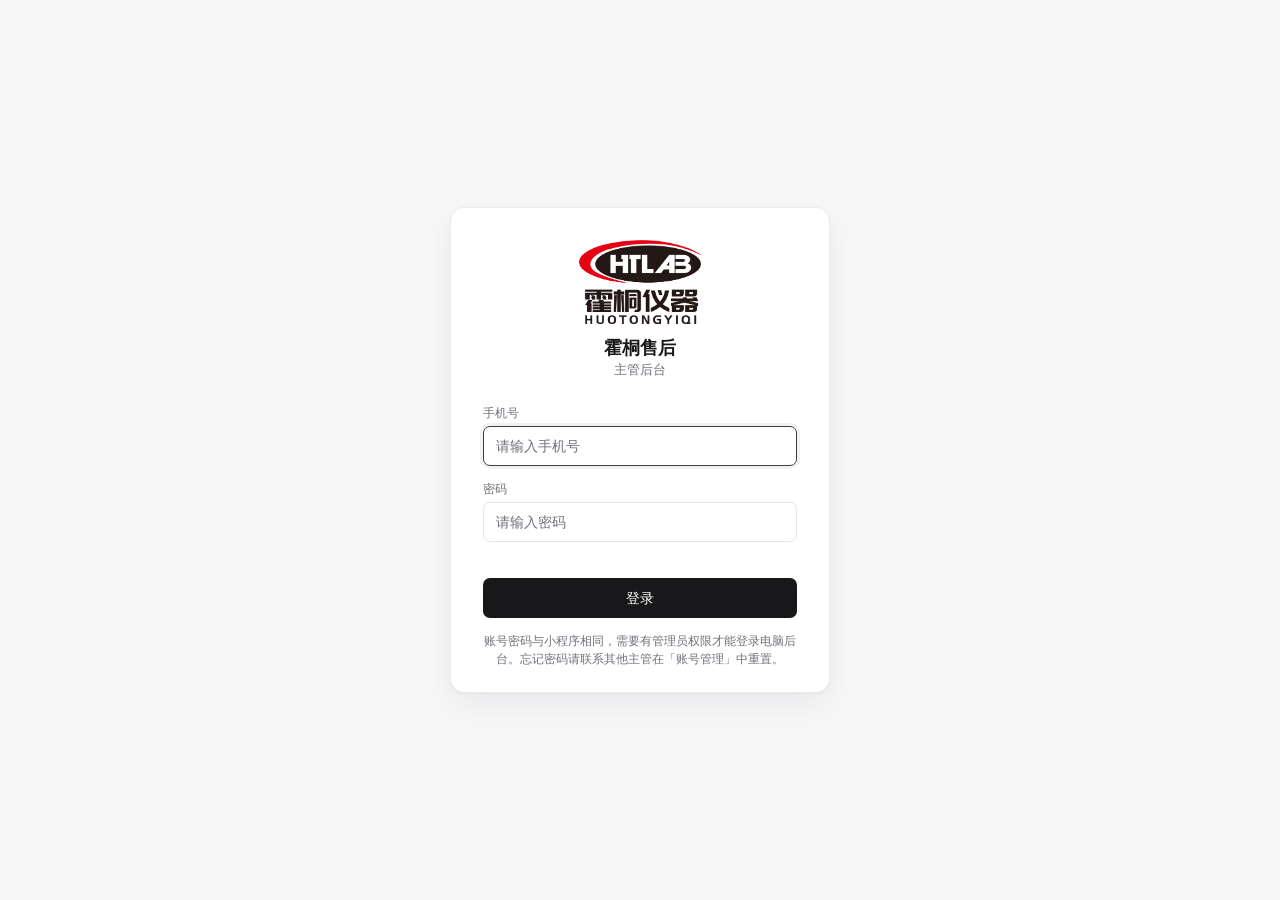
<file: server/src/Huotong.AfterSales.Api/wwwroot/admin/index.html>
<!doctype html>
<html lang="zh-CN">
<head>
  <meta charset="utf-8">
  <meta name="viewport" content="width=1280">
  <title>霍桐售后 · 主管后台</title>
  <link rel="icon" type="image/png" href="img/favicon.png">
  <link rel="stylesheet" href="css/admin.css">
  <script src="vendor/vue.global.prod.min.js"></script>
</head>
<body>
  <div id="app"><div class="boot">加载中…</div></div>
  <noscript>请启用 JavaScript 后使用主管后台。</noscript>
  <script>
    // 脚本加载/解析失败（多为浏览器缓存了旧版本的部分文件）时给出提示，而不是一直停在「加载中…」
    (function () {
      function hint(e) {
        var app = document.getElementById('app');
        if (!app || app.__vue_app__) return; // 应用已挂载：之后的错误与启动无关
        var t = e && e.target;
        if (t && t !== window && t.tagName !== 'SCRIPT') return; // 忽略图片等资源加载失败
        var boot = app.querySelector('.boot');
        if (boot) boot.textContent = '页面加载失败，可能是浏览器缓存了旧版本。请按 Ctrl+Shift+R（Mac：⌘+Shift+R）强制刷新后重试。';
      }
      window.addEventListener('error', hint, true);
      window.__bootHint = hint;
    })();
  </script>
  <script type="module" src="js/main.js" onerror="window.__bootHint && window.__bootHint()"></script>
</body>
</html>
</file>
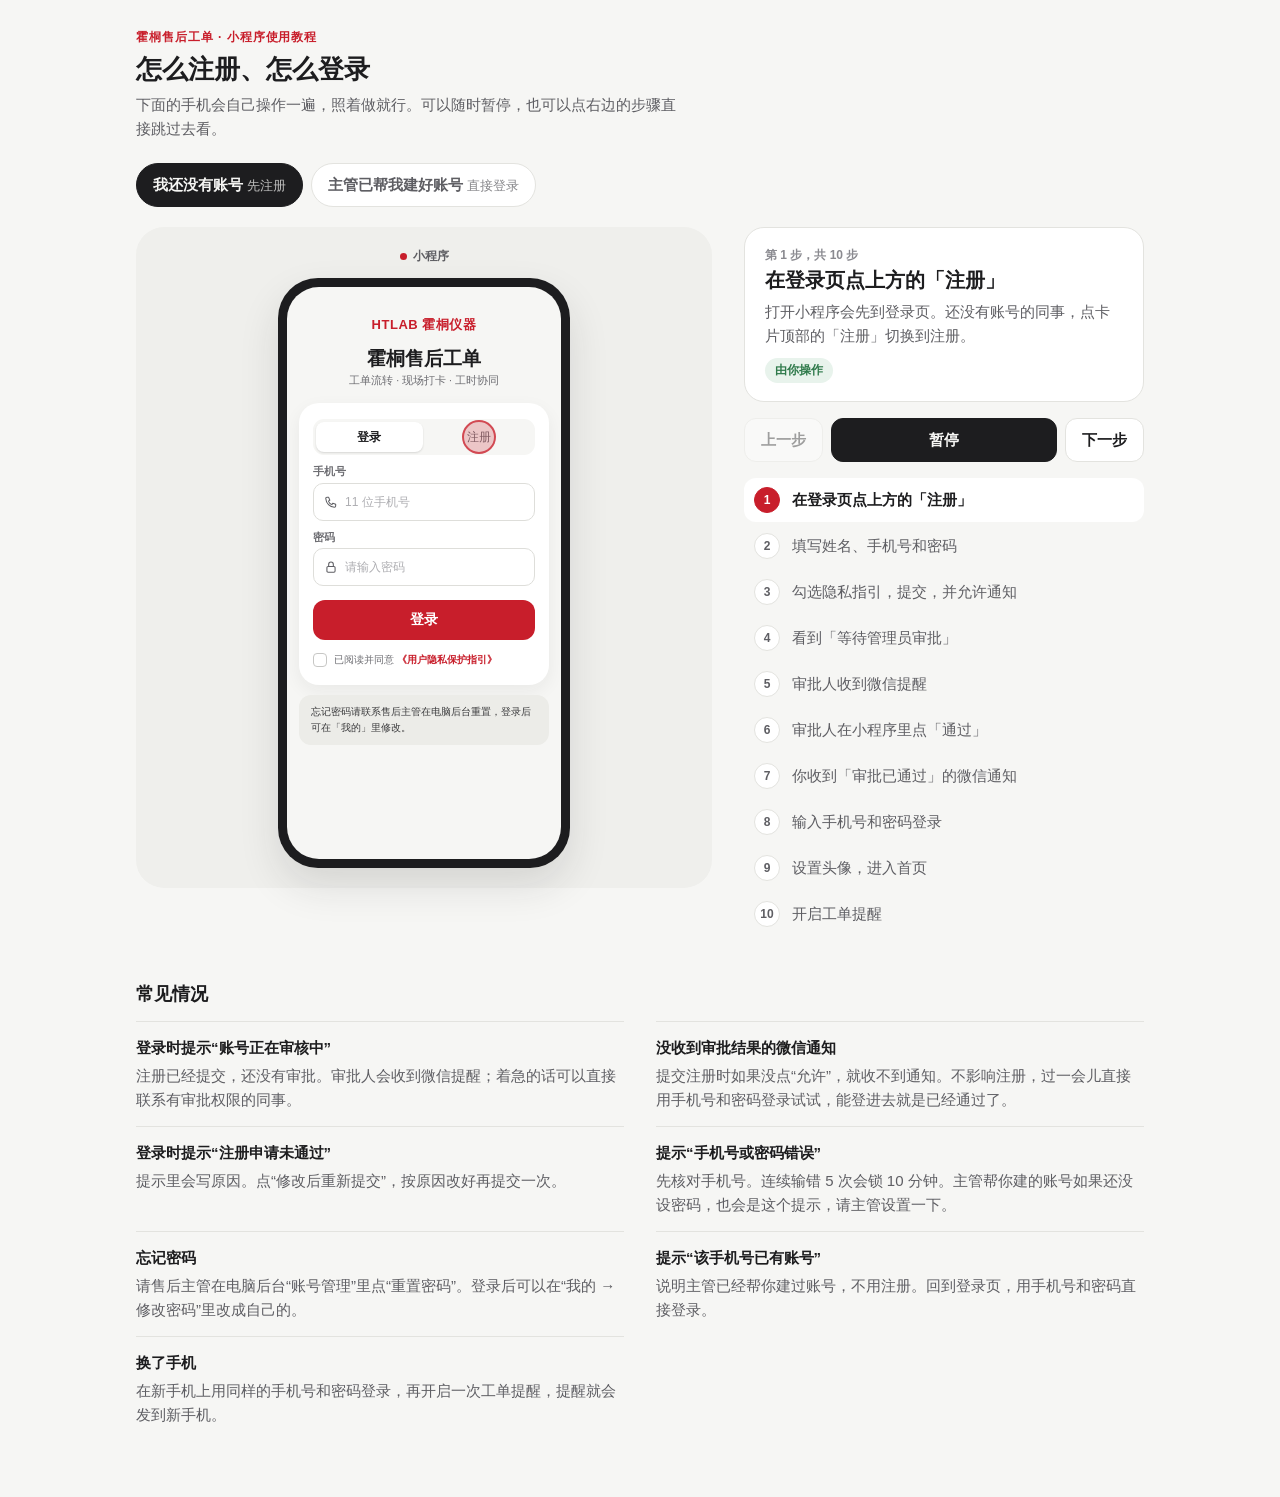
<file: server/src/Huotong.AfterSales.Api/wwwroot/admin/guide.html>
<!doctype html>
<html lang="zh-CN">
<head>
<meta charset="utf-8">
<meta name="viewport" content="width=device-width, initial-scale=1, viewport-fit=cover">
<meta name="robots" content="noindex">
<!-- 由 docs/guide/login-tutorial.html 生成，改内容请改那个文件后重新生成 -->
<title>霍桐售后登录注册演示</title>
<meta name="claude:viewport-fit-sides" content="cover">
<style>html{-webkit-text-size-adjust:100%}body{margin:0}img{max-width:100%}[hidden]{display:none!important}</style>
<style>
/* 布局：左边是会自己操作的设备（手机 / 电脑后台），右边是这一步的说明、播放控制和步骤清单；窄屏时上下叠放 */
:root {
  --bg: #F6F6F4;
  --surface: #FFFFFF;
  --surface-2: #EFEFEC;
  --line: #E3E3DF;
  --ink: #1D1D1F;
  --ink-2: #5E5E63;
  --ink-3: #8A8A90;
  --brand: #C81E2B;
  --brand-soft: #FBEDEE;
  --ok: #2F7A4B;
  --ok-soft: #E8F3EC;
  --bezel: #1D1D1F;
  --shadow: 0 18px 40px rgba(29, 29, 31, .12);
  /* 设备屏幕里画的是小程序和后台本身的样子，两种主题下都保持它们真实的浅色界面 */
  --app-bg: #F6F6F4;
  --app-card: #FFFFFF;
  --app-field: #F6F6F4;
  --app-line: #ECECEA;
  --app-ink: #1D1D1F;
  --app-ink-2: #6E6E73;
  --app-ink-3: #AEAEB2;
  --app-red: #C81E2B;
  --app-red-soft: #FBEDEE;
  --app-green: #2F7A4B;
  --app-amber-bg: #FFF7E8;
  --app-amber: #C47E0A;
  --app-dark: #1D1D1F;
  --app-on-dark: #FFFFFF;
  --font: -apple-system, BlinkMacSystemFont, "PingFang SC", "Hiragino Sans GB", "Microsoft YaHei", "Noto Sans SC", sans-serif;
  --font-num: "SF Pro Text", "Helvetica Neue", Arial, var(--font);
}
@media (prefers-color-scheme: dark) {
  :root:not([data-theme="light"]) {
    --bg: #161617; --surface: #222224; --surface-2: #2C2C2F; --line: #3A3A3E;
    --ink: #F2F2F3; --ink-2: #B4B4BA; --ink-3: #85858C;
    --brand: #F0606B; --brand-soft: #3A2023; --ok: #6FC08D; --ok-soft: #1F3227;
    --bezel: #0B0B0C; --shadow: 0 18px 40px rgba(0, 0, 0, .5);
    color-scheme: dark;
  }
}
:root[data-theme="dark"] {
  --bg: #161617; --surface: #222224; --surface-2: #2C2C2F; --line: #3A3A3E;
  --ink: #F2F2F3; --ink-2: #B4B4BA; --ink-3: #85858C;
  --brand: #F0606B; --brand-soft: #3A2023; --ok: #6FC08D; --ok-soft: #1F3227;
  --bezel: #0B0B0C; --shadow: 0 18px 40px rgba(0, 0, 0, .5);
  color-scheme: dark;
}

* { box-sizing: border-box; }
body { background: var(--bg); color: var(--ink); font-family: var(--font); font-size: 15px; line-height: 1.6; }
.wrap {
  max-width: 1040px; margin: 0 auto; padding-block: 28px 56px;
  padding-left: max(16px, env(safe-area-inset-left, 0px));
  padding-right: max(16px, env(safe-area-inset-right, 0px));
}
h1 { margin: 0; font-size: 26px; line-height: 1.3; font-weight: 700; text-wrap: balance; }
.lede { margin: 6px 0 0; color: var(--ink-2); max-width: 36em; }
.eyebrow { font-size: 12px; font-weight: 600; letter-spacing: .08em; color: var(--brand); margin-bottom: 6px; }

.tabs { display: flex; flex-wrap: wrap; gap: 8px; margin-top: 22px; }
.tab {
  font: inherit; font-weight: 600; cursor: pointer; padding: 9px 16px; border-radius: 999px;
  border: 1px solid var(--line); background: var(--surface); color: var(--ink-2);
}
.tab[aria-selected="true"] { background: var(--ink); border-color: var(--ink); color: var(--bg); }
.tab small { font-weight: 400; opacity: .75; margin-left: 4px; }

.demo { display: grid; grid-template-columns: minmax(0, 1fr) minmax(0, 400px); gap: 32px; margin-top: 20px; align-items: start; }
.stage {
  min-width: 0; min-height: 640px; display: flex; flex-direction: column; align-items: center; justify-content: center; gap: 12px;
  background: var(--surface-2); border-radius: 28px; padding: 20px 16px;
}
.where { font-size: 12px; font-weight: 600; color: var(--ink-2); display: flex; align-items: center; gap: 6px; }
.where i { width: 7px; height: 7px; border-radius: 50%; background: var(--brand); display: block; }
.side { min-width: 0; display: flex; flex-direction: column; gap: 16px; }

.now { background: var(--surface); border: 1px solid var(--line); border-radius: 20px; padding: 18px 20px; }
.now-count { font-size: 12px; font-weight: 600; color: var(--ink-3); font-family: var(--font-num); font-variant-numeric: tabular-nums; }
.now h2 { margin: 2px 0 6px; font-size: 20px; line-height: 1.35; text-wrap: balance; }
.now p { margin: 0; color: var(--ink-2); }
.who { display: inline-block; margin-top: 10px; font-size: 12px; font-weight: 600; padding: 3px 10px; border-radius: 999px; background: var(--ok-soft); color: var(--ok); }
.who.sup { background: var(--brand-soft); color: var(--brand); }

.controls { display: flex; gap: 8px; }
.btn {
  font: inherit; font-weight: 600; cursor: pointer; height: 44px; padding: 0 16px; border-radius: 12px;
  border: 1px solid var(--line); background: var(--surface); color: var(--ink);
}
.btn:disabled { opacity: .4; cursor: default; }
.btn.main { flex: 1; background: var(--ink); border-color: var(--ink); color: var(--bg); }
.btn:focus-visible, .tab:focus-visible, .step:focus-visible { outline: 2px solid var(--brand); outline-offset: 2px; }

.steps { list-style: none; margin: 0; padding: 0; display: flex; flex-direction: column; gap: 2px; counter-reset: s; }
.step {
  counter-increment: s; width: 100%; text-align: left; font: inherit; cursor: pointer; display: flex; align-items: center; gap: 12px;
  padding: 9px 10px; border-radius: 12px; border: 0; background: transparent; color: var(--ink-2);
}
.step::before {
  content: counter(s); flex: none; width: 24px; height: 24px; border-radius: 50%; display: grid; place-items: center;
  font-size: 12px; font-weight: 700; font-family: var(--font-num); background: var(--surface); border: 1px solid var(--line); color: var(--ink-2);
}
.step.done::before { content: "✓"; background: var(--ok-soft); border-color: transparent; color: var(--ok); }
.step.cur { background: var(--surface); color: var(--ink); font-weight: 600; }
.step.cur::before { background: var(--brand); border-color: var(--brand); color: #FFFFFF; }
.step span { min-width: 0; }

/* ---------- 设备 ---------- */
.device { position: relative; flex: none; }
.phone { width: 292px; height: 590px; border-radius: 40px; background: var(--bezel); padding: 9px; box-shadow: var(--shadow); }
.phone .screen { width: 100%; height: 100%; border-radius: 32px; }
.laptop { width: 100%; max-width: 540px; border-radius: 14px; background: var(--bezel); padding: 26px 6px 6px; box-shadow: var(--shadow); }
.laptop::before { content: "shouhou.sh-htlab.com/admin"; position: absolute; top: 6px; left: 14px; right: 14px; font-size: 10px; color: #9A9AA0; white-space: nowrap; overflow: hidden; text-overflow: ellipsis; font-family: var(--font-num); }
.laptop .screen { border-radius: 9px; min-height: 380px; }
.screen { position: relative; overflow: hidden; background: var(--app-bg); color: var(--app-ink); font-size: 12px; line-height: 1.5; }
.scroll { height: 100%; overflow-y: auto; scrollbar-width: none; }
.scroll::-webkit-scrollbar { display: none; }

.finger {
  position: absolute; z-index: 20; width: 34px; height: 34px; margin: -17px 0 0 -17px; border-radius: 50%; pointer-events: none;
  background: rgba(200, 30, 43, .22); border: 2px solid rgba(200, 30, 43, .75); opacity: 0;
  transition: left .55s cubic-bezier(.3, .7, .2, 1), top .55s cubic-bezier(.3, .7, .2, 1), opacity .2s;
}
.finger.on { opacity: 1; }
.finger.press { animation: press .38s ease; }
@keyframes press { 40% { transform: scale(.62); background: rgba(200, 30, 43, .5); } }

/* ---------- 小程序界面 ---------- */
.a-top { padding: 28px 18px 14px; text-align: center; }
.a-seg { display: grid; grid-template-columns: 1fr 1fr; gap: 3px; padding: 3px; border-radius: 11px; background: var(--app-field); }
.a-seg span { height: 30px; display: grid; place-items: center; border-radius: 8px; font-size: 12px; color: var(--app-ink-2); }
.a-seg .on { background: var(--app-card); color: var(--app-ink); font-weight: 700; box-shadow: 0 1px 2px rgba(29, 29, 31, .14); }
.a-help { margin: 10px 12px 0; padding: 9px 12px; border-radius: 12px; background: #ECECE8; font-size: 10px; line-height: 1.6; color: #3A3A3C; }
.a-brand { display: flex; align-items: center; justify-content: space-between; }
.a-logo { font-weight: 800; font-size: 13px; letter-spacing: .04em; color: var(--app-red); }
.a-pill { font-size: 10px; color: var(--app-ink-2); background: var(--app-card); border-radius: 999px; padding: 2px 8px; }
.a-title { font-size: 19px; font-weight: 700; margin-top: 10px; }
.a-sub { font-size: 10.5px; color: var(--app-ink-2); }
.a-card { margin: 0 12px; padding: 16px 14px; border-radius: 20px; background: var(--app-card); box-shadow: 0 6px 18px rgba(29, 29, 31, .06); }
.a-h { font-size: 16px; font-weight: 700; }
.a-d { font-size: 10.5px; color: var(--app-ink-2); margin-top: 2px; }
.a-f { margin-top: 9px; }
.a-f label { display: block; font-size: 10.5px; font-weight: 600; color: var(--app-ink-2); margin-bottom: 3px; }
.a-in { height: 38px; border-radius: 10px; background: var(--app-card); border: 1.5px solid #DEDEDA; padding: 0 10px; display: flex; align-items: center; gap: 7px; font-size: 13px; }
.a-in svg { flex: none; }
.a-in.focus { border-color: var(--app-dark); background: var(--app-card); }
.a-in .ph { color: var(--app-ink-3); font-size: 12px; }
.a-in.focus .val::after { content: ""; display: inline-block; width: 1.5px; height: 14px; margin-left: 1px; background: var(--app-red); vertical-align: -2px; animation: blink 1s steps(1) infinite; }
@keyframes blink { 50% { opacity: 0; } }
.a-cta { margin-top: 14px; height: 40px; border-radius: 12px; background: var(--app-dark); color: var(--app-on-dark); font-weight: 600; font-size: 13.5px; display: grid; place-items: center; }
.a-cta.red { background: var(--app-red); }
.a-cta.busy { background: #8E8E93; }
.a-cta.ghost { background: transparent; color: var(--app-ink-2); font-weight: 500; margin-top: 4px; }
.a-consent { margin-top: 10px; padding: 2px 0; display: flex; gap: 7px; font-size: 10px; color: var(--app-ink-2); line-height: 1.5; }
.a-consent .a-box.on { background: var(--app-red); border-color: var(--app-red); }
.a-box { flex: none; width: 14px; height: 14px; margin-top: 1px; border-radius: 4px; border: 1.5px solid #C7C7C5; background: var(--app-card); display: grid; place-items: center; color: var(--app-on-dark); font-size: 9px; line-height: 1; }
.a-box.on { background: var(--app-dark); border-color: var(--app-dark); }
.a-link { color: var(--app-red); font-weight: 600; }
.a-switch { margin-top: 12px; text-align: center; font-size: 11px; color: var(--app-ink-2); }
.a-status { display: inline-block; font-size: 10.5px; font-weight: 600; color: #636366; background: var(--app-field); border-radius: 999px; padding: 3px 10px; margin-bottom: 10px; }
.a-avatar { width: 76px; height: 76px; border-radius: 50%; margin: 18px auto 8px; background: var(--app-field); display: grid; place-items: center; font-size: 28px; font-weight: 700; color: var(--app-ink-2); }
.a-center { text-align: center; }
.a-home { padding: 34px 12px 60px; }
.a-greet { font-size: 18px; font-weight: 700; padding: 0 4px; }
.a-banner { margin-top: 10px; padding: 10px 12px; border-radius: 14px; background: var(--app-amber-bg); display: flex; align-items: center; gap: 8px; }
.a-banner b { display: block; font-size: 12px; }
.a-banner span { font-size: 10px; color: var(--app-ink-2); }
.a-banner .go { margin-left: auto; flex: none; background: var(--app-dark); color: var(--app-on-dark); font-size: 11px; font-weight: 600; border-radius: 999px; padding: 5px 11px; }
.a-banner.ok { background: #E8F3EC; }
.a-order { margin-top: 10px; padding: 12px; border-radius: 16px; background: var(--app-card); }
.a-order b { font-size: 12.5px; }
.a-order p { margin: 2px 0 0; font-size: 10.5px; color: var(--app-ink-2); }
.a-tag { float: right; font-size: 10px; font-weight: 600; color: var(--app-amber); }
.a-tabbar { position: absolute; left: 0; right: 0; bottom: 0; height: 48px; background: var(--app-card); border-top: 1px solid var(--app-line); display: grid; grid-template-columns: repeat(4, 1fr); text-align: center; align-items: center; font-size: 10.5px; color: var(--app-ink-3); }
.a-tabbar .on { color: var(--app-ink); font-weight: 700; }
.a-mask { position: absolute; inset: 0; background: rgba(0, 0, 0, .42); z-index: 5; display: flex; align-items: flex-end; }
.a-sheet { width: 100%; background: var(--app-card); border-radius: 18px 18px 0 0; padding: 16px 16px 20px; }
.a-sheet h4 { margin: 0; font-size: 13px; }
.a-sheet .item { margin-top: 10px; padding: 9px 10px; border-radius: 10px; background: var(--app-field); font-size: 12px; font-weight: 600; }
.a-sheet .always { margin-top: 12px; display: flex; align-items: center; gap: 7px; font-size: 11.5px; }
.a-sheet .row { margin-top: 14px; display: grid; grid-template-columns: 1fr 1fr; gap: 10px; }
.a-sheet .row div { height: 36px; border-radius: 10px; display: grid; place-items: center; font-weight: 600; background: var(--app-field); }
.a-sheet .row .yes { background: var(--app-green); color: var(--app-on-dark); }
.a-toast { position: absolute; left: 50%; top: 44%; transform: translateX(-50%); z-index: 8; background: rgba(29, 29, 31, .88); color: #FFFFFF; font-size: 12px; padding: 9px 16px; border-radius: 10px; white-space: nowrap; }
.a-profile { display: flex; align-items: center; gap: 12px; padding: 0 6px; }
.a-profile .pic { width: 46px; height: 46px; border-radius: 50%; background: var(--app-card); display: grid; place-items: center; font-weight: 700; font-size: 17px; color: var(--app-ink-2); }
.a-menu { margin-top: 12px; border-radius: 16px; background: var(--app-card); padding: 0 12px; }
.a-menu div { display: flex; justify-content: space-between; padding: 11px 0; border-bottom: 1px solid var(--app-line); font-size: 12.5px; }
.a-menu div:last-child { border-bottom: 0; }
.a-menu em { font-style: normal; color: var(--app-ink-3); font-size: 11px; }
.a-nav { padding: 30px 14px 10px; font-size: 14px; font-weight: 700; text-align: center; }

/* ---------- 电脑后台界面 ---------- */
.d-page { padding: 14px; font-size: 11.5px; }
.d-crumb { color: var(--app-ink-2); font-size: 10.5px; }
.d-h { font-size: 16px; font-weight: 700; margin: 2px 0 10px; }
.d-card { background: var(--app-card); border: 1px solid var(--app-line); border-radius: 10px; margin-bottom: 10px; overflow: hidden; }
.d-card h5 { margin: 0; padding: 9px 12px 2px; font-size: 12px; display: flex; align-items: center; gap: 6px; }
.d-card h5 i { font-style: normal; min-width: 16px; height: 16px; border-radius: 8px; background: var(--app-red); color: #FFFFFF; font-size: 10px; display: grid; place-items: center; }
.d-card .hint { padding: 0 12px 6px; color: var(--app-ink-2); font-size: 10.5px; }
.d-row { display: grid; grid-template-columns: 1.1fr 1.3fr 1fr; align-items: center; gap: 6px; padding: 7px 12px; border-top: 1px solid var(--app-line); }
.d-row.head { color: var(--app-ink-2); font-size: 10.5px; background: #FAFAF9; }
.d-row .num { font-family: var(--font-num); font-variant-numeric: tabular-nums; color: var(--app-ink-2); }
.d-row .act { display: flex; justify-content: flex-end; gap: 6px; }
.d-btn { font-size: 10.5px; font-weight: 600; padding: 3px 9px; border-radius: 6px; background: var(--app-dark); color: var(--app-on-dark); white-space: nowrap; }
.d-btn.plain { background: transparent; color: var(--app-red); }
.d-btn.gray { background: var(--app-field); color: var(--app-ink); }
.d-ok { color: var(--app-green); font-weight: 600; }
.d-mask { position: absolute; inset: 0; background: rgba(0, 0, 0, .35); display: grid; place-items: center; z-index: 5; padding: 12px; }
.d-modal { width: 100%; max-width: 280px; background: var(--app-card); border-radius: 12px; padding: 14px; }
.d-modal h4 { margin: 0 0 8px; font-size: 13px; }
.d-modal label { display: block; font-size: 10.5px; color: var(--app-ink-2); margin: 8px 0 3px; }
.d-sel { height: 30px; border-radius: 7px; border: 1px solid var(--app-line); padding: 0 9px; display: flex; align-items: center; justify-content: space-between; }
.d-sel.open { border-color: var(--app-dark); }
.d-opts { margin-top: 4px; border: 1px solid var(--app-line); border-radius: 7px; overflow: hidden; }
.d-opts div { padding: 6px 9px; border-bottom: 1px solid var(--app-line); }
.d-opts div:last-child { border-bottom: 0; }
.d-foot { margin-top: 12px; display: flex; justify-content: flex-end; gap: 6px; }
.d-toast { position: absolute; top: 10px; left: 50%; transform: translateX(-50%); z-index: 8; background: var(--app-dark); color: #FFFFFF; font-size: 11px; padding: 6px 12px; border-radius: 8px; white-space: nowrap; }

/* ---------- 常见情况 ---------- */
.faq { margin-top: 44px; }
.faq h2 { font-size: 18px; margin: 0 0 12px; }
.faq dl { margin: 0; display: grid; grid-template-columns: repeat(2, minmax(0, 1fr)); gap: 0 32px; }
.faq div { padding: 14px 0; border-top: 1px solid var(--line); }
.faq dt { font-weight: 600; }
.faq dd { margin: 4px 0 0; color: var(--ink-2); }

@media (max-width: 820px) {
  h1 { font-size: 22px; }
  .demo { grid-template-columns: minmax(0, 1fr); gap: 16px; }
  .stage { min-height: 0; padding: 16px 10px; }
  .faq dl { grid-template-columns: minmax(0, 1fr); }
}
@media (prefers-reduced-motion: reduce) {
  .finger { transition: none; }
  .finger.press, .a-in.focus .val::after { animation: none; }
}
</style>
</head>
<body>

<div class="wrap">
  <header>
    <div class="eyebrow">霍桐售后工单 · 小程序使用教程</div>
    <h1>怎么注册、怎么登录</h1>
    <p class="lede">下面的手机会自己操作一遍，照着做就行。可以随时暂停，也可以点右边的步骤直接跳过去看。</p>
  </header>

  <div class="tabs" role="tablist" aria-label="选择你的情况">
    <button class="tab" role="tab" id="tab-register" data-flow="register" aria-selected="true">我还没有账号<small>先注册</small></button>
    <button class="tab" role="tab" id="tab-login" data-flow="login" aria-selected="false">主管已帮我建好账号<small>直接登录</small></button>
  </div>

  <section class="demo" aria-label="操作演示">
    <div class="stage">
      <div class="where"><i></i><span id="where">小程序</span></div>
      <div class="device phone" id="device">
        <div class="screen"><div class="scroll" id="screen"></div><div class="finger" id="finger"></div></div>
      </div>
    </div>

    <div class="side">
      <div class="now" aria-live="polite">
        <div class="now-count" id="count">第 1 步，共 8 步</div>
        <h2 id="stepTitle"></h2>
        <p id="stepDesc"></p>
        <span class="who" id="who"></span>
      </div>
      <div class="controls">
        <button class="btn" id="prev" type="button">上一步</button>
        <button class="btn main" id="toggle" type="button">暂停</button>
        <button class="btn" id="next" type="button">下一步</button>
      </div>
      <ol class="steps" id="steps"></ol>
    </div>
  </section>

  <section class="faq" aria-label="常见情况">
    <h2>常见情况</h2>
    <dl>
      <div><dt>登录时提示“账号正在审核中”</dt><dd>注册已经提交，还没有审批。审批人会收到微信提醒；着急的话可以直接联系有审批权限的同事。</dd></div>
      <div><dt>没收到审批结果的微信通知</dt><dd>提交注册时如果没点“允许”，就收不到通知。不影响注册，过一会儿直接用手机号和密码登录试试，能登进去就是已经通过了。</dd></div>
      <div><dt>登录时提示“注册申请未通过”</dt><dd>提示里会写原因。点“修改后重新提交”，按原因改好再提交一次。</dd></div>
      <div><dt>提示“手机号或密码错误”</dt><dd>先核对手机号。连续输错 5 次会锁 10 分钟。主管帮你建的账号如果还没设密码，也会是这个提示，请主管设置一下。</dd></div>
      <div><dt>忘记密码</dt><dd>请售后主管在电脑后台“账号管理”里点“重置密码”。登录后可以在“我的 → 修改密码”里改成自己的。</dd></div>
      <div><dt>提示“该手机号已有账号”</dt><dd>说明主管已经帮你建过账号，不用注册。回到登录页，用手机号和密码直接登录。</dd></div>
      <div><dt>换了手机</dt><dd>在新手机上用同样的手机号和密码登录，再开启一次工单提醒，提醒就会发到新手机。</dd></div>
    </dl>
  </section>
</div>

<script>
(function () {
  var NAME = '李晓明', PHONE = '13800001234', PWD = 'Htlab2026';
  var dots = function (s) { return s ? new Array(s.length + 1).join('•') : ''; };
  var esc = function (s) { return String(s == null ? '' : s).replace(/[&<>"]/g, function (c) { return { '&': '&amp;', '<': '&lt;', '>': '&gt;', '"': '&quot;' }[c]; }); };

  var ICONS = {
    phone: '<path d="M5 4h3l2 5-2.5 1.5a11 11 0 0 0 6 6L15 14l5 2v3a2 2 0 0 1-2 2A16 16 0 0 1 3 6a2 2 0 0 1 2-2z"/>',
    lock: '<rect x="5" y="11" width="14" height="10" rx="2"/><path d="M8 11V7.5a4 4 0 0 1 8 0V11"/>',
    user: '<circle cx="12" cy="8" r="4"/><path d="M4 21c0-4 3.6-6 8-6s8 2 8 6"/>'
  };
  function icon(name) {
    return name ? '<svg aria-hidden="true" width="14" height="14" viewBox="0 0 24 24" fill="none" stroke="#5E5E63" stroke-width="1.8" stroke-linecap="round" stroke-linejoin="round">' + ICONS[name] + '</svg>' : '';
  }
  function seg(on) {
    return '<div class="a-seg"><span' + (on === 'login' ? ' class="on"' : '') + ' data-t="toLogin">登录</span><span' + (on === 'register' ? ' class="on"' : '') + ' data-t="toRegister">注册</span></div>';
  }
  function field(s, key, label, ph, secret, ic) {
    var v = s[key] || '';
    return '<div class="a-f"><label>' + label + '</label><div class="a-in' + (s.focus === key ? ' focus' : '') + '" data-t="' + key + '">' + icon(ic) +
      (v || s.focus === key ? '<span class="val">' + esc(secret ? dots(v) : v) + '</span>' : '<span class="ph">' + ph + '</span>') + '</div></div>';
  }
  /** 微信的订阅消息授权弹窗（示意） */
  function subSheet(s, item, withAlways) {
    if (!s.sheet) return '';
    return '<div class="a-mask"><div class="a-sheet"><h4>霍桐售后工单 申请发送以下消息</h4><div class="item">' + item + '</div>' +
      (withAlways ? '<div class="always" data-t="always"><span class="a-box' + (s.always ? ' on' : '') + '">' + (s.always ? '✓' : '') + '</span>总是保持以上选择，不再询问</div>' : '') +
      '<div class="row"><div>取消</div><div class="yes" data-t="allow">允许</div></div></div></div>';
  }
  /** 微信「服务通知」里的一条消息（示意） */
  function notice(title, rows) {
    return '<div class="a-nav">服务通知</div><div class="a-card" style="padding:14px">' +
      '<div style="font-size:11px;color:#6E6E73">霍桐售后工单</div><div class="a-h" style="margin-top:4px">' + title + '</div>' +
      rows.map(function (r) { return '<div style="display:flex;gap:10px;margin-top:8px;font-size:12px"><span style="width:56px;flex:none;color:#6E6E73">' + r[0] + '</span><span>' + r[1] + '</span></div>'; }).join('') +
      '<div data-t="open" style="margin-top:12px;padding-top:10px;border-top:1px solid #ECECEA;font-size:12px;color:#576B95">进入小程序查看 ›</div></div>';
  }
  function consent(s) {
    return '<div class="a-consent" data-t="consent"><span class="a-box' + (s.agreed ? ' on' : '') + '">' + (s.agreed ? '✓' : '') +
      '</span><span>已阅读并同意 <span class="a-link">《用户隐私保护指引》</span></span></div>';
  }
  var topOf = function (sub) {
    return '<div class="a-top"><span class="a-logo">HTLAB 霍桐仪器</span><div class="a-title">霍桐售后工单</div><div class="a-sub">' + sub + '</div></div>';
  };
  var top = topOf('工单流转 · 现场打卡 · 工时协同');
  var tabbar = function (on) {
    return '<div class="a-tabbar">' + ['首页', '工单', '工时', '我的'].map(function (t) { return '<span' + (t === on ? ' class="on"' : '') + ' data-t="tab-' + t + '">' + t + '</span>'; }).join('') + '</div>';
  };

  var SCREENS = {
    login: function (s) {
      return top + '<div class="a-card">' + seg('login') +
        field(s, 'phone', '手机号', '11 位手机号', false, 'phone') + field(s, 'password', '密码', '请输入密码', true, 'lock') +
        '<div class="a-cta red' + (s.busy ? ' busy' : '') + '" data-t="cta">' + (s.busy ? '登录中…' : '登录') + '</div>' + consent(s) + '</div>' +
        '<div class="a-help">忘记密码请联系售后主管在电脑后台重置，登录后可在「我的」里修改。</div>';
    },
    register: function (s) {
      return topOf('提交后由管理员审批并分配角色') + '<div class="a-card">' + seg('register') +
        field(s, 'name', '姓名', '请填写真实姓名', false, 'user') + field(s, 'phone', '手机号', '11 位手机号', false, 'phone') +
        field(s, 'password', '密码', '至少 8 位，包含字母和数字', true, 'lock') + field(s, 'confirm', '确认密码', '再输入一次密码', true, 'lock') +
        '<div class="a-cta red' + (s.busy ? ' busy' : '') + '" data-t="cta">' + (s.busy ? '提交中…' : '提交注册') + '</div>' + consent(s) + '</div>' +
        subSheet(s, '审核结果通知', false);
    },
    pending: function () {
      return top + '<div class="a-card"><span class="a-status">等待审批</span><div class="a-h">已提交，等待管理员审批</div>' +
        '<div class="a-d" style="margin-top:6px">审批有结果后，微信会通知你。通过后用刚才填写的手机号和密码登录即可。</div>' +
        '<div class="a-cta red" data-t="cta">返回登录</div></div>';
    },
    avatar: function () {
      return top + '<div class="a-card a-center"><span class="a-status" style="color:#2F7A4B">登录成功</span><div class="a-h">' + NAME + ' · 售后工程师</div>' +
        '<div class="a-avatar">李</div><div class="a-d">头像会显示在工单和打卡记录中，不设置则默认显示姓氏</div>' +
        '<div class="a-cta red">使用微信头像</div><div class="a-cta ghost" data-t="skip">暂不设置，直接进入</div></div>';
    },
    home: function (s) {
      var banner = s.subscribed
        ? '<div class="a-banner ok"><div><b>工单提醒已开启</b><span>有新工单会在微信“服务通知”里提醒你</span></div></div>'
        : '<div class="a-banner"><div><b>开启工单提醒</b><span>指派给你的工单会在微信里提醒</span></div><span class="go" data-t="go">去开启</span></div>';
      var sheet = s.sheet ? '<div class="a-mask"><div class="a-sheet"><h4>霍桐售后工单 申请发送以下消息</h4><div class="item">工单处理进度通知</div>' +
        '<div class="always" data-t="always"><span class="a-box' + (s.always ? ' on' : '') + '">' + (s.always ? '✓' : '') + '</span>总是保持以上选择，不再询问</div>' +
        '<div class="row"><div>取消</div><div class="yes" data-t="allow">允许</div></div></div></div>' : '';
      return '<div class="a-home"><div class="a-greet">下午好，' + NAME + '</div>' + banner +
        '<div class="a-order"><span class="a-tag">待启动</span><b>苏州某生物科技有限公司</b><p>反应釜不加热 · 上门服务</p></div>' +
        '<div class="a-order"><span class="a-tag">进行中</span><b>上海某材料研究所</b><p>温控偏差 · 上门服务</p></div></div>' +
        tabbar('首页') + sheet + (s.toast ? '<div class="a-toast">' + s.toast + '</div>' : '');
    },
    me: function () {
      return '<div class="a-home"><div class="a-profile"><div class="pic">李</div><div><div class="a-greet" style="padding:0">' + NAME + '</div>' +
        '<div class="a-sub">售后工程师 · 138****1234</div></div></div>' +
        '<div class="a-menu"><div>更换头像<em>相册 / 拍照</em></div><div>工单提醒<em>已开启</em></div></div>' +
        '<div class="a-menu"><div data-t="pwd">修改密码<em>›</em></div><div>用户隐私保护指引<em>›</em></div><div>当前版本<em>1.7.0</em></div></div></div>' + tabbar('我的');
    },
    password: function (s) {
      return '<div class="a-nav">修改密码</div><div class="a-card">' + field(s, 'oldPassword', '原密码', '请输入原密码', true) +
        field(s, 'newPassword', '新密码', '至少 8 位，包含字母和数字', true) + field(s, 'confirm', '确认新密码', '再输入一次新密码', true) +
        '<div class="a-cta' + (s.busy ? ' busy' : '') + '" data-t="cta">' + (s.busy ? '保存中…' : '保存') + '</div></div>' +
        (s.toast ? '<div class="a-toast">' + s.toast + '</div>' : '');
    },
    noticeNew: function () {
      return notice('用户注册审核通知', [['申请人', NAME], ['手机号', PHONE], ['申请时间', '今天 14:20'], ['备注', NAME + ' 申请注册账号，请审批']]);
    },
    noticeResult: function () {
      return notice('审核结果通知', [['申请人', NAME], ['审核结果', '已通过'], ['备注', '审批已通过，请用手机号和密码登录'], ['审核时间', '今天 14:35']]);
    },
    approvals: function (s) {
      var btn = 'flex:1;height:34px;border-radius:9px;display:grid;place-items:center;font-size:12.5px;font-weight:600;';
      var list = s.approved
        ? '<div class="a-card a-center" style="margin-top:8px;color:#6E6E73">没有待审批的注册申请</div>'
        : '<div class="a-card" style="margin-top:8px"><div style="display:flex;justify-content:space-between"><b style="font-size:14px">' + NAME + '</b><span style="font-size:10.5px;color:#6E6E73">今天 14:20</span></div>' +
          '<div class="a-d">' + PHONE + '</div><div style="display:flex;gap:8px;margin-top:10px">' +
          '<div style="' + btn + 'background:#F0F0EE">驳回</div><div data-t="approve" style="' + btn + 'background:#C81E2B;color:#FFFFFF">通过</div></div></div>';
      var sheet = s.modal ? '<div class="a-mask"><div class="a-sheet"><h4>通过注册申请</h4><div class="a-d">' + NAME + ' · ' + PHONE + '</div>' +
        '<div class="a-f"><div class="a-in"><span class="ph" style="width:38px">姓名</span><span>' + NAME + '</span></div></div>' +
        '<div class="a-f"><div class="a-in" data-t="role"><span class="ph" style="width:38px">岗位</span><span' + (s.role ? '' : ' class="ph"') + '>' + (s.role || '请选择') + '</span></div></div>' +
        '<div class="a-f"><div class="a-in"><span class="ph" style="width:38px">部门</span><span' + (s.dept ? '' : ' class="ph"') + '>' + (s.dept || '请选择') + '</span></div></div>' +
        '<div class="row"><div>取消</div><div class="yes" data-t="ok" style="background:#C81E2B">通过</div></div></div></div>' : '';
      return '<div class="a-nav">注册审批</div>' +
        '<div class="a-banner" style="margin:0 12px"><div><b>新申请提醒</b><span>有人提交注册时微信会提醒你</span></div><span style="margin-left:auto;font-size:11px;color:#6E6E73">已开启</span></div>' +
        '<div style="margin:12px 16px 0;font-size:13px;font-weight:700">待审批 ' + (s.approved ? 0 : 1) + '</div>' + list + sheet +
        (s.toast ? '<div class="a-toast">' + s.toast + '</div>' : '');
    },
    admin: function (s) {
      var reg = s.approved
        ? '<div class="hint" style="padding-bottom:10px">没有待审批的注册申请</div>'
        : '<div class="hint">员工在小程序里提交的注册，通过并分配角色后才能登录</div>' +
          '<div class="d-row head"><span>姓名</span><span>手机号</span><span></span></div>' +
          '<div class="d-row"><b>' + NAME + '</b><span class="num">' + PHONE + '</span><span class="act"><span class="d-btn" data-t="approve">通过</span><span class="d-btn plain">驳回</span></span></div>';
      var modal = s.modal ? '<div class="d-mask"><div class="d-modal"><h4>通过注册申请</h4><label>姓名</label><div class="d-sel">' + NAME + '</div>' +
        '<label>角色（必选）</label><div class="d-sel' + (s.open ? ' open' : '') + '" data-t="role"><span>' + (s.role || '请选择') + '</span><span>⌄</span></div>' +
        (s.open ? '<div class="d-opts"><div data-t="opt">售后工程师</div><div>销售</div><div>售后主管</div></div>' : '') +
        '<div class="d-foot"><span class="d-btn gray">取消</span><span class="d-btn" data-t="ok">通过</span></div></div></div>' : '';
      return '<div class="d-page"><div class="d-crumb">账号管理 / 员工账号</div><div class="d-h">账号管理</div>' +
        '<div class="d-card"><h5>注册申请' + (s.approved ? '' : '<i>1</i>') + '</h5>' + reg + '</div>' +
        '<div class="d-card"><div class="d-row head"><span>姓名</span><span>手机号</span><span>角色</span></div>' +
        '<div class="d-row"><b>张主管</b><span class="num">139****0001</span><span>售后主管</span></div>' +
        '<div class="d-row"><b>王工</b><span class="num">139****0004</span><span>售后工程师</span></div>' +
        (s.approved ? '<div class="d-row"><b>' + NAME + '</b><span class="num">' + PHONE + '</span><span class="d-ok">售后工程师</span></div>' : '') +
        '</div></div>' + modal + (s.toast ? '<div class="d-toast">' + s.toast + '</div>' : '');
    }
  };

  /* 每一步是一串操作：screen 换页面、type 打字、tap 手指点一下、set 改状态、wait 停一会儿 */
  var S = function (name, state) { return { op: 'screen', name: name, state: state || {} }; };
  var T = function (key, text) { return { op: 'type', key: key, text: text }; };
  var P = function (sel) { return { op: 'tap', sel: sel }; };
  var X = function (patch) { return { op: 'set', patch: patch }; };
  var W = function (ms) { return { op: 'wait', ms: ms }; };
  var enableReminder = [S('home'), W(700), P('go'), X({ sheet: true }), W(700), P('always'), X({ always: true }), W(600), P('allow'),
    X({ sheet: false, subscribed: true, toast: '已开启' }), W(1100), X({ toast: '' })];

  var FLOWS = {
    register: [
      { title: '在登录页点上方的「注册」', who: '你', desc: '打开小程序会先到登录页。还没有账号的同事，点卡片顶部的「注册」切换到注册。',
        ops: [S('login'), W(900), P('toRegister'), W(300)] },
      { title: '填写姓名、手机号和密码', who: '你', desc: '姓名填真实姓名，手机号填自己在用的号码，它就是以后的登录账号。密码至少 8 位，要同时有字母和数字，再输入一遍确认。',
        ops: [S('register'), W(500), T('name', NAME), T('phone', PHONE), T('password', PWD), T('confirm', PWD), X({ focus: '' })] },
      { title: '勾选隐私指引，提交，并允许通知', who: '你', desc: '先勾选《用户隐私保护指引》，再点「提交注册」。这时微信会弹出通知授权，点「允许」，审批有结果时微信才能通知你。',
        ops: [S('register', { name: NAME, phone: PHONE, password: PWD, confirm: PWD }), W(500), P('consent'), X({ agreed: true }), W(500), P('cta'), X({ sheet: true }), W(800),
          P('allow'), X({ sheet: false, busy: true }), W(700)] },
      { title: '看到「等待管理员审批」', who: '你', desc: '出现这个页面就是提交成功了。这时还不能登录，等审批人处理就行，不用再做别的。',
        ops: [S('pending'), W(1600)] },
      { title: '审批人收到微信提醒', who: '审批人', desc: '有注册审批权限的同事会在微信「服务通知」里收到一条提醒，点开直接进入审批页面。这一步和下一步由审批人来做。',
        ops: [S('noticeNew'), W(1300), P('open'), W(300)] },
      { title: '审批人在小程序里点「通过」', who: '审批人', desc: '在「注册审批」里点「通过」，选好岗位和部门再确认。也可以在「我的 → 注册审批」里进来，或者去电脑后台审批。',
        ops: [S('approvals'), W(700), P('approve'), X({ modal: true }), W(700), P('role'), X({ role: '售后工程师', dept: '售后部门' }), W(700), P('ok'),
          X({ modal: false, approved: true, toast: '已通过' }), W(1200), X({ toast: '' })] },
      { title: '你收到「审批已通过」的微信通知', who: '你', desc: '审批通过后，你的微信「服务通知」里会收到一条审核结果通知。点开它就回到小程序的登录页。如果被驳回，通知里会写原因。',
        ops: [S('noticeResult'), W(1500), P('open'), W(300)] },
      { title: '输入手机号和密码登录', who: '你', desc: '在登录页输入注册时的手机号和密码，勾选隐私指引，点「登录」。',
        ops: [S('login'), W(500), T('phone', PHONE), T('password', PWD), X({ focus: '' }), P('consent'), X({ agreed: true }), W(400), P('cta'), X({ busy: true }), W(700)] },
      { title: '设置头像，进入首页', who: '你', desc: '第一次登录会请你设置头像，会显示在工单和打卡记录里。也可以先点「暂不设置，直接进入」，以后在「我的」里再换。',
        ops: [S('avatar'), W(1100), P('skip'), S('home'), W(600)] },
      { title: '开启工单提醒', who: '你', desc: '点首页顶部的「去开启」。微信弹窗里先勾「总是保持以上选择，不再询问」，再点「允许」。不勾的话只能收到一次提醒。',
        ops: enableReminder }
    ],
    login: [
      { title: '输入手机号和密码', who: '你', desc: '主管已经在电脑后台建好账号的同事不用注册。手机号就是账号，初始密码找主管要。',
        ops: [S('login'), W(700), T('phone', PHONE), T('password', PWD), X({ focus: '' })] },
      { title: '勾选隐私指引，点「登录」', who: '你', desc: '先勾选《用户隐私保护指引》，再点「登录」。登录一次后 30 天内不用再输密码。',
        ops: [S('login', { phone: PHONE, password: PWD }), W(500), P('consent'), X({ agreed: true }), W(500), P('cta'), X({ busy: true }), W(700), S('home')] },
      { title: '开启工单提醒', who: '你', desc: '点首页顶部的「去开启」。微信弹窗里先勾「总是保持以上选择，不再询问」，再点「允许」。不勾的话只能收到一次提醒。',
        ops: enableReminder },
      { title: '把初始密码改成自己的', who: '你', desc: '点底部「我的」，再点「修改密码」。输入主管给的原密码，再输入两遍新密码，点「保存」。这个密码也用于电脑后台。',
        ops: [S('home', { subscribed: true }), W(500), P('tab-我的'), S('me'), W(700), P('pwd'), S('password'), W(400), T('oldPassword', PWD), T('newPassword', 'Xiaoming88'),
          T('confirm', 'Xiaoming88'), X({ focus: '' }), P('cta'), X({ busy: true }), W(500), X({ busy: false, toast: '密码已修改' }), W(1300)] }
    ]
  };

  var $ = function (id) { return document.getElementById(id); };
  var screenEl = $('screen'), finger = $('finger'), device = $('device');
  var reduced = window.matchMedia && window.matchMedia('(prefers-reduced-motion: reduce)').matches;
  var flow = 'register', cur = 0, playing = !reduced, token = 0, view = { name: 'login', state: {} };

  function draw() {
    var isAdmin = view.name === 'admin';
    device.className = 'device ' + (isAdmin ? 'laptop' : 'phone');
    var isNotice = view.name === 'noticeNew' || view.name === 'noticeResult';
    $('where').textContent = isAdmin ? '电脑后台（主管操作）' : (isNotice ? '微信 · 服务通知' : (view.name === 'approvals' ? '小程序（审批人操作）' : '小程序'));
    screenEl.innerHTML = SCREENS[view.name](view.state);
  }
  function sleep(ms) { return new Promise(function (r) { setTimeout(r, ms); }); }
  function hideFinger() { finger.className = 'finger'; }

  /** 把一步的操作瞬间做完，显示这一步结束时的样子（暂停、跳步、减少动效时用） */
  function settle(step) {
    step.ops.forEach(function (o) {
      if (o.op === 'screen') view = { name: o.name, state: Object.assign({}, o.state) };
      else if (o.op === 'type') view.state[o.key] = o.text;
      else if (o.op === 'set') Object.assign(view.state, o.patch);
    });
    view.state.focus = '';
    hideFinger();
    draw();
  }

  async function exec(o, my) {
    if (o.op === 'screen') { view = { name: o.name, state: Object.assign({}, o.state) }; hideFinger(); draw(); return sleep(350); }
    if (o.op === 'set') { Object.assign(view.state, o.patch); draw(); return; }
    if (o.op === 'wait') return sleep(o.ms);
    if (o.op === 'type') {
      await tap(o.key, my);
      if (my !== token) return;
      view.state.focus = o.key; view.state[o.key] = ''; draw();
      for (var i = 1; i <= o.text.length; i++) {
        await sleep(70);
        if (my !== token) return;
        view.state[o.key] = o.text.slice(0, i); draw();
      }
      return sleep(280);
    }
    if (o.op === 'tap') return tap(o.sel, my);
  }
  async function tap(sel, my) {
    var el = screenEl.querySelector('[data-t="' + sel + '"]');
    if (!el) return;
    // 只滚动设备屏幕内部，不能带着整个网页一起滚
    var sr = screenEl.getBoundingClientRect(), er = el.getBoundingClientRect();
    if (er.bottom > sr.bottom - 8) screenEl.scrollTop += er.bottom - sr.bottom + 12;
    else if (er.top < sr.top + 8) screenEl.scrollTop -= sr.top - er.top + 12;
    var box = finger.parentNode.getBoundingClientRect(), r = el.getBoundingClientRect();
    finger.style.left = (r.left - box.left + r.width / 2) + 'px';
    finger.style.top = (r.top - box.top + r.height / 2) + 'px';
    finger.className = 'finger on';
    await sleep(620);
    if (my !== token) return;
    finger.className = 'finger on press';
    await sleep(400);
  }

  function meta() {
    var steps = FLOWS[flow], st = steps[cur];
    $('count').textContent = '第 ' + (cur + 1) + ' 步，共 ' + steps.length + ' 步';
    $('stepTitle').textContent = st.title;
    $('stepDesc').textContent = st.desc;
    $('who').textContent = '由' + st.who + '操作';
    $('who').className = 'who' + (st.who === '你' ? '' : ' sup');
    $('prev').disabled = cur === 0;
    $('next').disabled = cur === steps.length - 1;
    $('toggle').textContent = playing ? '暂停' : (cur === steps.length - 1 ? '从头播放' : '继续播放');
    $('steps').innerHTML = steps.map(function (s, i) {
      return '<li><button type="button" class="step' + (i === cur ? ' cur' : (i < cur ? ' done' : '')) + '" data-i="' + i + '"' +
        (i === cur ? ' aria-current="step"' : '') + '><span>' + esc(s.title) + '</span></button></li>';
    }).join('');
    Array.prototype.forEach.call(document.querySelectorAll('.tab'), function (t) { t.setAttribute('aria-selected', t.dataset.flow === flow ? 'true' : 'false'); });
  }

  async function play(i) {
    var my = ++token, steps = FLOWS[flow];
    cur = i; playing = true; meta();
    for (var k = 0; k < steps[i].ops.length; k++) {
      await exec(steps[i].ops[k], my);
      if (my !== token) return;
    }
    await sleep(1700);
    if (my !== token) return;
    if (i + 1 < steps.length) play(i + 1);
    else { playing = false; hideFinger(); meta(); }
  }
  function show(i) { token++; playing = false; cur = i; settle(FLOWS[flow][i]); meta(); }

  $('toggle').addEventListener('click', function () {
    if (playing) show(cur);
    else play(cur === FLOWS[flow].length - 1 ? 0 : cur);
  });
  $('prev').addEventListener('click', function () { if (cur > 0) show(cur - 1); });
  $('next').addEventListener('click', function () { if (cur < FLOWS[flow].length - 1) show(cur + 1); });
  $('steps').addEventListener('click', function (e) {
    var b = e.target.closest('.step');
    if (b) show(Number(b.dataset.i));
  });
  Array.prototype.forEach.call(document.querySelectorAll('.tab'), function (t) {
    t.addEventListener('click', function () {
      flow = t.dataset.flow;
      if (reduced) show(0); else play(0);
    });
  });

  // 先画出第一步的静止画面，再开始自动播放
  view = { name: 'login', state: {} };
  draw(); meta();
  if (playing) play(0);
})();
</script>
</body>
</html>
</file>
<file: server/src/Huotong.AfterSales.Api/wwwroot/admin/css/admin.css>
/* 霍桐售后 · 主管后台 —— 设计令牌与布局取自原型 16（1440×900） */

:root {
  --bg: #F7F7F8;
  --surface: #FFFFFF;
  --surface-2: #FAFAFA;          /* 表头、输入框底 */
  --hover: #F4F4F5;              /* 菜单选中/悬停、头像底 */
  --selected: #F5F7FB;           /* 表格选中行 */
  --border: #EBEBEF;             /* 卡片、分割线 */
  --border-strong: #E4E4E7;      /* 按钮、输入框描边 */
  --border-row: #F1F1F3;         /* 表格行分割 */
  --border-check: #D4D4D8;

  --text: #18181B;
  --text-2: #3F3F46;
  --text-3: #52525B;
  --muted: #71717A;
  --faint: #A1A1AA;

  --brand: #C81E2B;
  --brand-bg: #FBEDEE;
  --success: #2F7A4B;
  --danger-bg: #FEF2F2;
  --danger-border: #FECACA;
  --danger-fg: #B91C1C;
  --danger-strong: #991B1B;
  --warn-bg: #FFFBEB;
  --warn-border: #FDE68A;
  --warn-fg: #B45309;
  --warn-strong: #92400E;
  --info-bg: #F4F4F5;

  --radius-card: 10px;
  --radius-ctrl: 7px;
  --radius-sm: 6px;
  --shadow-btn: 0 1px 1px rgba(0, 0, 0, 0.03);
  --shadow-drawer: -12px 0 32px rgba(15, 23, 42, 0.08);
  --shadow-pop: 0 8px 28px rgba(15, 23, 42, 0.12), 0 1px 2px rgba(15, 23, 42, 0.06);

  --font: Inter, -apple-system, BlinkMacSystemFont, 'PingFang SC', 'Noto Sans SC', 'Microsoft YaHei', 'Segoe UI', sans-serif;
  --font-mono: 'JetBrains Mono', ui-monospace, SFMono-Regular, Menlo, Consolas, monospace;

  --topbar-h: 56px;
  --sidebar-w: 232px;
}

* { box-sizing: border-box; }
html, body { margin: 0; padding: 0; }
body {
  min-width: 1280px;
  background: var(--bg);
  color: var(--text);
  font-family: var(--font);
  font-size: 14px;
  line-height: 1.5;
  -webkit-font-smoothing: antialiased;
}
a { color: var(--text); }
button, input, select, textarea { font-family: inherit; font-size: inherit; color: inherit; }
input::placeholder, textarea::placeholder { color: var(--muted); }
h1, h2, h3, p { margin: 0; }
[hidden] { display: none !important; }

.icon { flex-shrink: 0; display: block; }
.num { font-variant-numeric: tabular-nums; }
.mono { font-family: var(--font-mono); font-variant-numeric: tabular-nums; }
.text-muted { color: var(--muted); }
.text-faint { color: var(--faint); }
.text-danger { color: var(--danger-fg); }
.text-warn { color: var(--warn-fg); }
.text-success { color: var(--success); }
.text-right { text-align: right; }
.ellipsis { white-space: nowrap; overflow: hidden; text-overflow: ellipsis; min-width: 0; }
.nowrap { white-space: nowrap; }

/* ------------------------------------------------------------ 启动 / 加载 */
.boot {
  min-height: 100vh; display: flex; flex-direction: column; align-items: center; justify-content: center;
  gap: 12px; color: var(--muted); font-size: 13px;
}
.loading { display: flex; align-items: center; justify-content: center; gap: 8px; padding: 40px 16px; color: var(--muted); font-size: 13px; }
.spinner {
  width: 14px; height: 14px; border-radius: 50%; display: inline-block;
  border: 2px solid var(--border-strong); border-top-color: var(--text);
  animation: spin .8s linear infinite;
}
@keyframes spin { to { transform: rotate(360deg); } }

/* ------------------------------------------------------------ 布局 */
.app { display: flex; min-height: 100vh; }
.main { flex: 1; min-width: 0; display: flex; flex-direction: column; }

.sidebar {
  width: var(--sidebar-w); flex-shrink: 0; position: sticky; top: 0; height: 100vh;
  background: var(--surface); border-right: 1px solid var(--border);
  padding: 14px 12px; display: flex; flex-direction: column; gap: 18px; z-index: 20;
}
.brand { display: flex; align-items: center; gap: 10px; padding: 4px 6px; }
.brand-mark { height: 26px; width: auto; flex-shrink: 0; display: block; }
.brand-logo-lg { height: 84px; width: auto; flex-shrink: 0; display: block; }
.brand-text { min-width: 0; }
.brand-name { font-size: 14px; font-weight: 600; line-height: 20px; }
.brand-sub { font-size: 12px; color: var(--muted); line-height: 18px; }

.nav { display: flex; flex-direction: column; gap: 2px; }
.nav-item {
  height: 32px; padding: 0 10px; border: 0; border-radius: var(--radius-sm); background: transparent;
  color: var(--text-3); text-decoration: none; display: flex; align-items: center; gap: 10px;
  font-size: 13px; font-weight: 500; text-align: left; cursor: pointer; width: 100%;
}
.nav-item:hover { background: var(--hover); }
.nav-item.active { background: var(--hover); color: var(--text); font-weight: 600; }
.nav-label { flex: 1; min-width: 0; }
.nav-count { font-size: 12px; color: var(--muted); font-weight: 400; }
.quick-item { color: var(--text-2); }
.quick-item.active { font-weight: 500; color: var(--text-2); }
.quick-dot-wrap { width: 16px; display: flex; justify-content: center; flex-shrink: 0; }
.side-title { padding: 0 10px 6px; font-size: 12px; font-weight: 500; color: var(--muted); }

.side-user {
  margin-top: auto; position: relative; display: flex; align-items: center; gap: 10px;
  padding: 8px 6px 0; border-top: 1px solid var(--border);
}
.side-user-text { flex: 1; min-width: 0; }
.side-user-name { font-size: 13px; font-weight: 600; line-height: 18px; }
.side-user-dept { font-size: 12px; color: var(--muted); line-height: 18px; }
.side-menu { position: absolute; left: 0; right: 0; bottom: calc(100% + 6px); }

.topbar {
  height: var(--topbar-h); flex-shrink: 0; position: sticky; top: 0; z-index: 15;
  background: var(--surface); border-bottom: 1px solid var(--border);
  padding: 0 24px; display: flex; align-items: center; gap: 12px;
}
.crumbs { flex: 1; min-width: 0; font-size: 13px; color: var(--muted); display: flex; align-items: center; gap: 8px; }
.crumb-sep { color: var(--border-check); }
.crumb-current { color: var(--text); font-weight: 500; }

.page { flex: 1; min-height: 0; padding: 24px; display: flex; flex-direction: column; gap: 16px; }
.page-head { display: flex; align-items: flex-end; justify-content: space-between; gap: 12px; }
.page-head h1 { font-size: 20px; line-height: 28px; font-weight: 600; letter-spacing: -0.01em; }
.page-sub { font-size: 13px; color: var(--muted); margin-top: 2px; }
.page-actions { display: flex; align-items: center; gap: 8px; }

.card { background: var(--surface); border: 1px solid var(--border); border-radius: var(--radius-card); overflow: hidden; }
.card-pad { padding: 16px 18px; }

/* ------------------------------------------------------------ 本周概况 */
.stats {
  display: grid; grid-template-columns: repeat(5, minmax(0, 1fr));
  background: var(--surface); border: 1px solid var(--border); border-radius: var(--radius-card);
}
.stat { padding: 14px 18px; border-left: 1px solid var(--border); min-width: 0; }
.stat:first-child { border-left-color: transparent; }
.stat-label { font-size: 12px; color: var(--muted); }
.stat-main { margin-top: 6px; display: flex; align-items: baseline; gap: 6px; }
.stat-value { font-size: 22px; line-height: 28px; font-weight: 600; letter-spacing: -0.01em; font-variant-numeric: tabular-nums; }
.stat-note { font-size: 12px; color: var(--muted); }
.stat-note.danger { color: var(--danger-fg); }

/* ------------------------------------------------------------ 按钮 */
.btn {
  height: 32px; padding: 0 12px; border-radius: var(--radius-ctrl); border: 1px solid transparent;
  font-size: 13px; font-weight: 500; line-height: 1; display: inline-flex; align-items: center; justify-content: center;
  gap: 6px; cursor: pointer; white-space: nowrap; text-decoration: none; user-select: none;
  transition: background-color .12s, border-color .12s, opacity .12s;
}
.btn-primary { border-color: transparent; background: var(--text); color: #FFFFFF; }
.btn-primary:hover { background: #27272A; }
.btn-secondary { border-color: var(--border-strong); background: var(--surface); color: var(--text); box-shadow: var(--shadow-btn); }
.btn-secondary:hover { background: var(--surface-2); }
.btn-danger { border-color: transparent; background: var(--brand); color: #FFFFFF; }
.btn-danger:hover { background: #B01A26; }
.btn-ghost { border-color: transparent; background: transparent; color: var(--text-2); }
.btn-ghost:hover { background: var(--hover); }
.btn-link { border: 0; background: transparent; padding: 0; height: auto; color: var(--text); text-decoration: underline; text-underline-offset: 2px; }
.btn-disabled, .btn:disabled, .btn[aria-disabled="true"] {
  border-color: transparent; background: var(--border-strong); color: var(--muted); cursor: not-allowed; box-shadow: none;
}
.btn-lg { height: 34px; padding: 0 14px; }          /* 抽屉底部操作按钮 */
.btn-xl { height: 40px; padding: 0 16px; font-size: 14px; }
.btn-sm { height: 28px; padding: 0 10px; font-size: 12px; }
.btn-block { width: 100%; }
.icon-btn {
  width: 32px; height: 32px; border: 0; border-radius: var(--radius-sm); background: transparent; color: var(--muted);
  display: inline-flex; align-items: center; justify-content: center; cursor: pointer; flex-shrink: 0;
}
.icon-btn:hover { background: var(--hover); color: var(--text); }

/* 筛选按钮（处理人 ▾ / 本周 ▾）与开关 */
.switch-btn[aria-checked="true"] { background: var(--hover); border-color: var(--border-check); }
.switch {
  width: 24px; height: 14px; border-radius: 7px; background: var(--border-check); position: relative; display: inline-block; flex-shrink: 0;
  transition: background-color .15s;
}
.switch::after {
  content: ''; position: absolute; top: 2px; left: 2px; width: 10px; height: 10px; border-radius: 5px; background: #FFFFFF;
  transition: left .15s;
}
.switch.on { background: var(--text); }
.switch.on::after { left: 12px; }

/* ------------------------------------------------------------ 搜索框 / 表单 */
.search {
  width: 280px; height: 32px; border-radius: var(--radius-ctrl); border: 1px solid var(--border-strong); background: var(--surface-2);
  display: flex; align-items: center; gap: 8px; padding: 0 10px; color: var(--muted);
}
.search:focus-within { border-color: var(--border-check); background: var(--surface); }
.search input { flex: 1; min-width: 0; border: 0; background: transparent; font-size: 13px; color: var(--text); outline: none; }
.search input::-webkit-search-cancel-button { cursor: pointer; }

.input, .select, .textarea {
  width: 100%; height: 32px; border: 1px solid var(--border-strong); border-radius: var(--radius-ctrl);
  padding: 0 8px; font-size: 13px; color: var(--text); background: var(--surface); outline: none;
}
.textarea { height: auto; min-height: 72px; padding: 6px 8px; line-height: 20px; resize: vertical; }
.select { padding-right: 24px; appearance: none; -webkit-appearance: none; cursor: pointer;
  background-image: url("data:image/svg+xml,%3Csvg xmlns='http://www.w3.org/2000/svg' width='12' height='12' viewBox='0 0 24 24' fill='none' stroke='%2371717A' stroke-width='2' stroke-linecap='round' stroke-linejoin='round'%3E%3Cpath d='M6 9l6 6 6-6'/%3E%3C/svg%3E");
  background-repeat: no-repeat; background-position: right 8px center; }
.input:focus, .select:focus, .textarea:focus { border-color: var(--text-2); box-shadow: 0 0 0 3px rgba(24, 24, 27, 0.06); }
.input:disabled, .select:disabled, .textarea:disabled { background: var(--surface-2); color: var(--muted); cursor: not-allowed; }
.input.invalid, .select.invalid, .textarea.invalid { border-color: var(--danger-fg); }
.input-lg { height: 40px; padding: 0 12px; font-size: 14px; }

.field { display: flex; flex-direction: column; gap: 4px; min-width: 0; }
.field-label { font-size: 12px; color: var(--muted); }
.field-label em { font-style: normal; }
.field-label .req { color: var(--brand); margin-left: 2px; }
.field-hint { font-size: 12px; color: var(--muted); }
.field-error { font-size: 12px; color: var(--danger-fg); }
.form-stack { display: flex; flex-direction: column; gap: 12px; }
.form-grid { display: grid; grid-template-columns: repeat(2, minmax(0, 1fr)); gap: 12px 16px; }
.form-grid .span-2 { grid-column: 1 / -1; }
.form-section-title { font-size: 13px; font-weight: 600; margin: 8px 0 0; grid-column: 1 / -1; }
.radio-group { display: flex; flex-wrap: wrap; gap: 6px; }
.radio-chip {
  height: 30px; padding: 0 12px; border-radius: var(--radius-ctrl); border: 1px solid var(--border-strong); background: var(--surface);
  font-size: 13px; display: inline-flex; align-items: center; cursor: pointer; color: var(--text-2);
}
.radio-chip.active, .radio-chip[aria-checked="true"] { border-color: var(--text); background: var(--text); color: #FFFFFF; }
.checkbox { display: inline-flex; align-items: center; gap: 6px; font-size: 13px; cursor: pointer; }
.checkbox input { width: 14px; height: 14px; margin: 0; accent-color: var(--text); }

/* ------------------------------------------------------------ 状态 tab / 工具条 */
.toolbar { display: flex; align-items: center; gap: 16px; padding: 0 16px; flex-wrap: wrap; }
.toolbar-right { display: flex; align-items: center; gap: 8px; }
.tabs { flex: 1; min-width: 0; display: flex; gap: 18px; overflow: hidden; }
.tab {
  height: 44px; border: 0; padding: 0; background: transparent; font-size: 13px; font-weight: 500; color: var(--muted);
  box-shadow: inset 0 -2px 0 transparent; white-space: nowrap; cursor: pointer;
}
.tab:hover { color: var(--text); }
.tab.active, .tab[aria-selected="true"] { font-weight: 600; color: var(--text); box-shadow: inset 0 -2px 0 var(--text); }
.tab-count { color: var(--muted); font-weight: 400; font-variant-numeric: tabular-nums; margin-left: 2px; }

/* ------------------------------------------------------------ 表格 */
/* 1) 网格表格（工单列表）：.grid-table > .grid-head + .grid-row；列宽由视图用 style="grid-template-columns: ..." 指定。
      原型列：16px 128px minmax(220px, 1fr) 44px 88px 76px 72px 72px */
.grid-table { width: 100%; }
.grid-head, .grid-row {
  display: grid; gap: 12px; align-items: center; padding: 0 16px;
  grid-template-columns: 16px 128px minmax(220px, 1fr) 44px 88px 76px 72px 72px;
}
.grid-head {
  height: 36px; background: var(--surface-2); border-top: 1px solid var(--border); border-bottom: 1px solid var(--border);
  font-size: 12px; font-weight: 500; color: var(--muted);
}
.grid-row {
  width: 100%; min-height: 52px; border: 0; border-bottom: 1px solid var(--border-row); background: var(--surface);
  font-size: 13px; color: var(--text); text-align: left; cursor: pointer;
}
.grid-row:hover { background: #FAFAFB; }
.grid-row.selected, .grid-row[aria-selected="true"] { background: var(--selected); box-shadow: inset 2px 0 0 var(--text); }
.grid-row > * { min-width: 0; }
.cell-no { font-size: 12px; color: var(--muted); font-family: var(--font-mono); font-variant-numeric: tabular-nums; }
.cell-title { display: flex; align-items: center; gap: 6px; min-width: 0; }
.cell-title-text { font-weight: 600; white-space: nowrap; overflow: hidden; text-overflow: ellipsis; }
.cell-sub { display: block; font-size: 12px; color: var(--muted); white-space: nowrap; overflow: hidden; text-overflow: ellipsis; margin-top: 1px; }
.cell-user { display: flex; align-items: center; gap: 6px; min-width: 0; white-space: nowrap; }
.cell-user.unassigned { color: var(--faint); }
.cell-num { text-align: right; font-variant-numeric: tabular-nums; }
.checkbox-box { display: block; width: 14px; height: 14px; border-radius: 4px; border: 1px solid var(--border-check); background: var(--surface); }

/* 2) 普通表格（打卡记录 / 工时 / 账号）：<table class="data-table"> */
.data-table { width: 100%; border-collapse: collapse; font-size: 13px; }
.data-table th {
  height: 36px; padding: 0 12px; background: var(--surface-2); border-top: 1px solid var(--border); border-bottom: 1px solid var(--border);
  font-size: 12px; font-weight: 500; color: var(--muted); text-align: left; white-space: nowrap;
}
.data-table td { padding: 10px 12px; border-bottom: 1px solid var(--border-row); vertical-align: middle; }
.data-table th:first-child, .data-table td:first-child { padding-left: 16px; }
.data-table th:last-child, .data-table td:last-child { padding-right: 16px; }
.data-table tbody tr:hover td { background: #FAFAFB; }
.data-table tr.clickable { cursor: pointer; }
.data-table tr.selected td { background: var(--selected); }
.data-table .num, .data-table .text-right { text-align: right; }

.table-foot { display: flex; align-items: center; justify-content: space-between; padding: 10px 16px; font-size: 12px; color: var(--muted); }

/* ------------------------------------------------------------ 状态圆点 / 标签 / 头像 */
.dot { width: 7px; height: 7px; border-radius: 4px; flex-shrink: 0; display: inline-block; background: var(--border-check); }
.status { display: inline-flex; align-items: center; gap: 6px; color: var(--text-2); white-space: nowrap; }

.tag {
  flex-shrink: 0; height: 18px; padding: 0 5px; border-radius: 4px; font-size: 11px; font-weight: 600; line-height: 1;
  display: inline-flex; align-items: center; white-space: nowrap; background: var(--hover); color: var(--text-2);
}
.tag-urgent, .tag-missing, .tag-danger { background: var(--danger-bg); color: var(--danger-fg); }
.tag-distance, .tag-warn { background: var(--warn-bg); color: var(--warn-fg); }
.tag-success { background: #EEF6F1; color: var(--success); }
.tag-neutral { background: var(--hover); color: var(--text-2); }
.tag-dark { background: var(--text); color: #FFFFFF; }

.avatar {
  border-radius: 50%; overflow: hidden; flex-shrink: 0; background: var(--hover); color: var(--text-2);
  display: inline-flex; align-items: center; justify-content: center; font-weight: 600; line-height: 1;
}
.avatar img { width: 100%; height: 100%; object-fit: cover; display: block; }

/* ------------------------------------------------------------ 抽屉 */
.drawer {
  position: fixed; top: var(--topbar-h); right: 0; bottom: 0; width: 400px; z-index: 30;
  background: var(--surface); border-left: 1px solid var(--border); box-shadow: var(--shadow-drawer);
  display: flex; flex-direction: column;
}
.drawer-head {
  display: flex; align-items: center; gap: 10px; height: 52px; padding: 0 12px 0 20px;
  border-bottom: 1px solid var(--border); flex-shrink: 0; font-size: 12px; color: var(--text-2);
}
.drawer-close { margin-left: auto; }
.drawer-body { flex: 1; min-height: 0; overflow: auto; padding: 18px 20px; }
.drawer-foot { flex-shrink: 0; border-top: 1px solid var(--border); padding: 12px 20px; display: flex; gap: 8px; justify-content: flex-end; }
.drawer-title { font-size: 18px; line-height: 26px; font-weight: 600; }
.drawer-sub { font-size: 13px; color: var(--muted); margin-top: 2px; }

.kv { margin: 16px 0 0; display: grid; grid-template-columns: 1fr 1fr; gap: 12px 16px; }
.kv dt { font-size: 12px; color: var(--muted); }
.kv dd { margin: 3px 0 0; font-size: 14px; font-weight: 500; font-variant-numeric: tabular-nums; word-break: break-all; }
.kv .span-2 { grid-column: 1 / -1; }

.section-title { margin: 22px 0 8px; font-size: 13px; font-weight: 600; }

/* 警示框 */
.alert { margin-top: 16px; border-radius: 8px; border: 1px solid var(--border); background: var(--info-bg); padding: 12px; }
.alert-row { display: flex; gap: 8px; font-size: 13px; line-height: 20px; }
.alert-row .icon { margin-top: 2px; }
.alert-danger { border-color: var(--danger-border); background: var(--danger-bg); color: var(--danger-strong); }
.alert-warn { border-color: var(--warn-border); background: var(--warn-bg); color: var(--warn-strong); }
.alert-info { border-color: var(--border); background: var(--info-bg); color: var(--text-2); }
.alert .alert-actions { margin-top: 10px; display: flex; gap: 8px; }
.alert .alert-form { margin-top: 10px; display: grid; grid-template-columns: 96px 1fr; gap: 8px; }
.alert .alert-form .field-label { color: var(--muted); }
.alert .alert-note { margin-top: 6px; font-size: 12px; color: var(--muted); }

/* 打卡记录行（缩略图 44px） */
.punch-row { display: flex; align-items: center; gap: 12px; padding: 8px 0; border-bottom: 1px solid var(--border-row); }
.punch-main { flex: 1; min-width: 0; }
.punch-title { font-size: 13px; font-weight: 500; }
.punch-note { font-size: 12px; color: var(--muted); margin-top: 2px; }
.punch-note.warn { color: var(--warn-fg); }
.punch-note.danger { color: var(--danger-fg); }
.punch-dur { font-size: 13px; font-weight: 500; font-variant-numeric: tabular-nums; color: var(--text-2); }
.thumb {
  width: 44px; height: 44px; border-radius: 6px; flex-shrink: 0; overflow: hidden; border: 0; padding: 0;
  background: linear-gradient(135deg, #3F4654, #262B34); cursor: zoom-in; display: block;
}
.thumb img { width: 100%; height: 100%; object-fit: cover; display: block; }
.thumb-missing { background: var(--surface); border: 1.5px dashed #FCA5A5; cursor: default; }
.thumb-sm { width: 32px; height: 32px; border-radius: 5px; }
.thumb-grid { display: flex; flex-wrap: wrap; gap: 8px; }
.thumb-grid .thumb { width: 64px; height: 64px; }

/* 状态记录 */
.log-list { list-style: none; margin: 0; padding: 0; }
.log-item { display: grid; grid-template-columns: 12px 1fr auto; gap: 10px; padding: 5px 0; font-size: 13px; }
.log-item .dot { margin-top: 6px; background: var(--border-check); }
.log-text { color: var(--text-2); }
.log-time { font-size: 12px; color: var(--muted); font-variant-numeric: tabular-nums; white-space: nowrap; }

/* ------------------------------------------------------------ 弹窗 / 菜单 */
.modal-mask {
  position: fixed; inset: 0; z-index: 100; background: rgba(24, 24, 27, 0.36);
  display: flex; align-items: center; justify-content: center; padding: 32px;
  animation: fade-in .12s ease-out;
}
.modal {
  max-width: calc(100vw - 64px); max-height: calc(100vh - 64px); background: var(--surface); border-radius: 12px;
  box-shadow: 0 24px 64px rgba(15, 23, 42, 0.2); display: flex; flex-direction: column; overflow: hidden;
  animation: pop-in .14s ease-out;
}
.modal-head { display: flex; align-items: center; gap: 8px; height: 52px; padding: 0 12px 0 20px; border-bottom: 1px solid var(--border); flex-shrink: 0; }
.modal-title { flex: 1; font-size: 15px; font-weight: 600; }
.modal-body { flex: 1; min-height: 0; overflow: auto; padding: 16px 20px; font-size: 13px; }
.modal-foot { flex-shrink: 0; border-top: 1px solid var(--border); padding: 12px 20px; display: flex; gap: 8px; justify-content: flex-end; }
.dialog-msg { color: var(--text-2); line-height: 20px; white-space: pre-line; margin-bottom: 12px; }
.dialog-msg:last-child { margin-bottom: 0; }
@keyframes fade-in { from { opacity: 0; } to { opacity: 1; } }
@keyframes pop-in { from { opacity: 0; transform: translateY(6px) scale(.98); } to { opacity: 1; transform: none; } }

.menu {
  background: var(--surface); border: 1px solid var(--border); border-radius: 8px; box-shadow: var(--shadow-pop);
  padding: 4px; z-index: 50; min-width: 160px;
}
.menu-head { padding: 6px 8px 8px; font-size: 12px; font-weight: 600; border-bottom: 1px solid var(--border-row); margin-bottom: 4px; }
.menu-item {
  width: 100%; height: 32px; border: 0; border-radius: var(--radius-sm); background: transparent; padding: 0 8px;
  display: flex; align-items: center; gap: 8px; font-size: 13px; color: var(--text-2); cursor: pointer; text-align: left;
}
.menu-item:hover, .menu-item.active { background: var(--hover); color: var(--text); }
.dropdown { position: relative; display: inline-block; }
.dropdown > .menu { position: absolute; top: calc(100% + 4px); right: 0; max-height: 320px; overflow: auto; }

/* ------------------------------------------------------------ toast */
.toast-wrap {
  position: fixed; top: 20px; left: 50%; transform: translateX(-50%); z-index: 200;
  display: flex; flex-direction: column; align-items: center; gap: 8px; pointer-events: none;
}
.toast {
  min-height: 36px; max-width: 480px; padding: 8px 14px; border-radius: 8px; background: var(--text); color: #FFFFFF;
  font-size: 13px; line-height: 20px; display: flex; align-items: center; gap: 8px; box-shadow: var(--shadow-pop);
  animation: pop-in .14s ease-out;
}
.toast-success .icon { color: #86EFAC; }
.toast-error { background: var(--danger-strong); }

/* ------------------------------------------------------------ 空状态 / 分页 */
.empty { padding: 40px 16px; text-align: center; font-size: 13px; color: var(--muted); display: flex; flex-direction: column; align-items: center; gap: 10px; }
.pagination { display: inline-flex; align-items: center; gap: 8px; font-size: 12px; color: var(--muted); }
.page-btn {
  width: 26px; height: 26px; border: 1px solid var(--border-strong); border-radius: var(--radius-sm); background: var(--surface);
  color: var(--text-2); display: inline-flex; align-items: center; justify-content: center; cursor: pointer;
}
.page-btn:hover:not(:disabled) { background: var(--surface-2); }
.page-btn:disabled { color: var(--border-check); cursor: not-allowed; }

/* ------------------------------------------------------------ 图片预览 */
.lightbox {
  position: fixed; inset: 0; z-index: 300; background: rgba(9, 9, 11, 0.86);
  display: flex; align-items: center; justify-content: center; animation: fade-in .12s ease-out;
}
.lightbox img { max-width: calc(100vw - 160px); max-height: calc(100vh - 96px); object-fit: contain; border-radius: 4px; box-shadow: 0 12px 40px rgba(0,0,0,.4); background: #222; }
.lightbox-close, .lightbox-nav {
  position: absolute; border: 0; border-radius: 50%; background: rgba(255, 255, 255, 0.12); color: #FFFFFF;
  display: flex; align-items: center; justify-content: center; cursor: pointer;
}
.lightbox-close:hover, .lightbox-nav:hover { background: rgba(255, 255, 255, 0.22); }
.lightbox-close { top: 20px; right: 20px; width: 40px; height: 40px; }
.lightbox-nav { top: 50%; margin-top: -22px; width: 44px; height: 44px; }
.lightbox-prev { left: 24px; }
.lightbox-next { right: 24px; }
.lightbox-count { position: absolute; bottom: 20px; left: 50%; transform: translateX(-50%); color: rgba(255,255,255,.8); font-size: 13px; font-variant-numeric: tabular-nums; }

/* ------------------------------------------------------------ 登录页 */
.login-page { min-height: 100vh; display: flex; align-items: center; justify-content: center; padding: 40px 16px; background: var(--bg); }
.login-card {
  width: 380px; background: var(--surface); border: 1px solid var(--border); border-radius: 14px;
  box-shadow: 0 1px 2px rgba(0, 0, 0, .04), 0 12px 32px rgba(15, 23, 42, .06);
  padding: 32px 32px 24px; display: flex; flex-direction: column; gap: 14px;
}
.login-brand { display: flex; flex-direction: column; align-items: center; gap: 12px; margin-bottom: 10px; text-align: center; }
.login-title { font-size: 18px; font-weight: 600; line-height: 24px; }
.login-sub { font-size: 13px; color: var(--muted); }
.login-error { min-height: 18px; font-size: 12px; color: var(--danger-fg); margin: -4px 0 -6px; }
.login-tip { font-size: 12px; color: var(--muted); text-align: center; line-height: 18px; }
.login-card .btn-lg { height: 40px; font-size: 14px; }

/* ------------------------------------------------------------ 账号管理（views/accounts.js） */
.accounts-table { table-layout: fixed; }
.accounts-table td { height: 52px; padding-top: 8px; padding-bottom: 8px; }
.accounts-reloading tbody { opacity: .55; transition: opacity .12s; }
.accounts-name { font-weight: 600; }
.accounts-dept { display: block; }
.accounts-off td { color: var(--faint); }
.accounts-off .avatar { opacity: .5; }
.accounts-off .accounts-name { font-weight: 500; }
.accounts-pwd-set { display: inline-flex; align-items: center; gap: 4px; color: var(--text-2); }
.accounts-actions { display: flex; justify-content: flex-end; gap: 2px; flex-wrap: nowrap; }
.accounts-actions .btn-sm { padding: 0 8px; }
.accounts-actions .btn-ghost:disabled { background: transparent; color: var(--faint); }
.accounts-danger { color: var(--danger-fg); }
.accounts-danger:hover { background: var(--danger-bg); }
.accounts-retry { margin-top: 2px; }
.accounts-note { margin: 0; display: flex; align-items: center; gap: 6px; font-size: 12px; color: var(--muted); }
.accounts-enable-row { display: flex; align-items: center; gap: 10px; }
.accounts-enable-row .switch-btn { gap: 8px; }
.accounts-pwd-who { display: flex; align-items: center; gap: 10px; padding: 10px 12px; border-radius: var(--radius-ctrl); background: var(--surface-2); border: 1px solid var(--border); }
.accounts-pwd-who-text { min-width: 0; }
.accounts-pwd-tip { margin: 0; }
.accounts-phone { font-variant-numeric: tabular-nums; color: var(--text-2); }

/* ------------------------------------------------------------ 打卡记录（views/punches.js） */
.punches-preset { width: 112px; }
.punches-range { display: flex; align-items: center; gap: 6px; }
.punches-date { width: 136px; font-variant-numeric: tabular-nums; }
.punches-engineer { width: 128px; }
.punches-count-danger { color: var(--danger-fg); }
.punches-table-wrap { position: relative; transition: opacity .12s; }
.punches-busy { opacity: .55; pointer-events: none; }
.punches-table { table-layout: fixed; }
.punches-table td { padding-top: 8px; padding-bottom: 8px; }
.punches-thumb { width: 40px; height: 40px; }
.punches-thumb-none { display: flex; align-items: center; justify-content: center; border-color: var(--border-check); color: var(--faint); }
.punches-kind-arrive { background: var(--text); color: #FFFFFF; }
.punches-kind-leave { background: var(--hover); color: var(--text-2); }
.punches-order { min-width: 0; }
.punches-order-link {
  border: 0; padding: 0; background: transparent; cursor: pointer; font-size: 12px; color: var(--text);
  text-decoration: underline; text-decoration-color: var(--border-check); text-underline-offset: 2px;
}
.punches-order-link:hover { text-decoration-color: var(--text); }
.punches-addr {
  font-size: 12px; line-height: 18px; color: var(--text-3);
  display: -webkit-box; -webkit-line-clamp: 2; -webkit-box-orient: vertical; overflow: hidden; word-break: break-all;
}
.punches-far { display: inline-flex; align-items: center; gap: 4px; color: var(--warn-fg); font-weight: 500; }
.punches-note { font-size: 12px; line-height: 18px; display: flex; align-items: center; gap: 4px; }
.punches-note-sup { color: var(--warn-fg); display: block; white-space: nowrap; overflow: hidden; text-overflow: ellipsis; }
.punches-note-missing { color: var(--danger-fg); font-weight: 500; }

/* ------------------------------------------------------------ 工时统计（views/hours.js） */
.hours-month { display: inline-flex; align-items: center; gap: 2px; height: 32px; border: 1px solid var(--border-strong); border-radius: var(--radius-ctrl); padding: 0 2px; background: var(--surface); }
.hours-month .icon-btn { width: 26px; height: 26px; }
.hours-month .icon-btn:disabled { color: var(--border-check); background: transparent; cursor: not-allowed; }
.hours-month-label { min-width: 84px; text-align: center; font-size: 13px; font-weight: 500; }
.hours-table { table-layout: fixed; }
.hours-name { font-weight: 600; }
.hours-total { font-size: 15px; font-weight: 600; }
.hours-missing { color: var(--danger-fg); font-weight: 600; }
.hours-live {
  display: inline-flex; align-items: center; gap: 4px; height: 18px; padding: 0 6px; border-radius: 4px; flex-shrink: 0;
  background: var(--brand-bg); color: var(--brand); font-size: 11px; font-weight: 600; white-space: nowrap;
}
.hours-live i { width: 6px; height: 6px; border-radius: 3px; background: var(--brand); animation: hours-pulse 1.6s ease-in-out infinite; }
@keyframes hours-pulse { 50% { opacity: .35; } }
.hours-strip-head { display: flex; align-items: center; justify-content: space-between; gap: 8px; }
.hours-legend { display: inline-flex; align-items: center; gap: 3px; font-weight: 400; color: var(--faint); }
.hours-legend i { width: 9px; height: 9px; border-radius: 2px; display: inline-block; }
.hours-strip { display: grid; gap: 2px; height: 22px; }
.hours-cell { border-radius: 2px; min-width: 0; }
.hours-cell-future { box-shadow: inset 0 0 0 1px var(--border-row); }
.hours-cell-today { box-shadow: 0 0 0 1.5px var(--text); }
.hours-drawer-name { font-weight: 600; color: var(--text); font-size: 13px; }
.hours-kv-sub { font-size: 12px; font-weight: 400; color: var(--muted); margin-left: 4px; }
.hours-days { display: flex; flex-direction: column; gap: 12px; }
.hours-day { border: 1px solid var(--border); border-radius: 8px; overflow: hidden; }
.hours-day-head { display: flex; align-items: center; gap: 8px; padding: 8px 12px; background: var(--surface-2); border-bottom: 1px solid var(--border-row); }
.hours-day-date { flex: 1; font-size: 13px; font-weight: 600; }
.hours-day-date .text-muted { font-weight: 400; font-size: 12px; margin-left: 2px; }
.hours-day-total { font-size: 14px; font-weight: 600; }
.hours-entry { display: flex; gap: 12px; padding: 9px 12px; border-bottom: 1px solid var(--border-row); }
.hours-entry:last-child { border-bottom: 0; }
.hours-entry-main { flex: 1; min-width: 0; }
.hours-entry-title { font-size: 13px; font-weight: 500; }
.hours-entry-title-row { display: flex; align-items: center; gap: 6px; min-width: 0; }
.hours-entry-sub { display: flex; align-items: center; gap: 8px; margin-top: 2px; font-size: 12px; color: var(--text-3); }
.hours-entry-note { font-size: 12px; margin-top: 2px; white-space: nowrap; overflow: hidden; text-overflow: ellipsis; }
.hours-entry-side { display: flex; flex-direction: column; align-items: flex-end; gap: 4px; flex-shrink: 0; }
.hours-entry-dur { font-size: 13px; font-weight: 600; color: var(--text-2); }

/* ============================================================ 工单页（views/orders*.js） */
.orders-stats { position: relative; }
.orders-stats-error {
  grid-column: 1 / -1; display: flex; align-items: center; gap: 6px; padding: 8px 18px;
  border-top: 1px solid var(--border); font-size: 12px; color: var(--danger-fg);
}
.orders-dim { opacity: .55; transition: opacity .12s; pointer-events: none; }
/* 概况条第二行（v1.1）：暂停搁置 / 待审批申请 / 未定价 / 价格建议 */
.orders-stats-extra {
  grid-column: 1 / -1; display: flex; align-items: center; flex-wrap: wrap; gap: 8px; padding: 8px 18px;
  border-top: 1px solid var(--border);
}
.orders-extra {
  height: 26px; padding: 0 10px; border-radius: 13px; border: 1px solid var(--border); background: var(--surface-2);
  display: inline-flex; align-items: center; gap: 6px; font-size: 12px; color: var(--text-3); white-space: nowrap;
}
.orders-extra b { font-weight: 600; color: var(--text); }
.orders-extra-btn { cursor: pointer; }
.orders-extra-btn:hover { background: var(--hover); }
.orders-extra-btn.active { border-color: var(--text); background: var(--surface); box-shadow: 0 0 0 1px var(--text) inset; }
.orders-extra.is-warn b { color: var(--warn-fg); }
.orders-extra.is-danger b { color: var(--danger-fg); }
/* 工单表列宽（v1.1：类型列放返厂进度，状态列放暂停原因） */
.orders-grid .grid-head, .orders-grid .grid-row {
  grid-template-columns: 16px 128px minmax(200px, 1fr) 84px 104px 148px 72px 72px;
}
.orders-plus {
  flex-shrink: 0; height: 18px; padding: 0 5px; border-radius: 9px; background: var(--hover); color: var(--text-2);
  font-size: 11px; font-weight: 600; line-height: 18px;
}
.orders-hold { display: flex; min-width: 0; color: var(--muted); }
.orders-hold-dot { background: #AEAEB2; }
.orders-type { color: var(--text-2); min-width: 0; }
.orders-price { font-weight: 500; }
.orders-check { display: flex; align-items: center; justify-content: center; cursor: pointer; color: #FFFFFF; }
.orders-check.on { background: var(--text); border-color: var(--text); }
.orders-check:focus-visible { outline: 2px solid var(--text-2); outline-offset: 1px; }
.grid-row:focus-visible { outline: 2px solid var(--text-2); outline-offset: -2px; }
.orders-menu { min-width: 180px; }
.orders-menu .menu-item .avatar { margin-right: 2px; }
.orders-menu-note { margin-left: auto; font-size: 11px; color: var(--brand); }
.orders-menu-msg { padding: 8px; font-size: 12px; color: var(--muted); }

/* 抽屉 */
.orders-dr-no { font-size: 12px; color: var(--muted); }
.orders-dr-tag { vertical-align: 3px; margin-left: 4px; }
.orders-dr-text { font-size: 13px; font-weight: 400; color: var(--text-2); line-height: 20px; white-space: pre-line; }
.orders-dr-supp-btn { margin-top: 10px; }
.orders-dr-supp-actions { margin-top: 8px !important; }
.orders-dr-err { margin-top: 6px; }
.orders-dr-empty { font-size: 13px; color: var(--muted); padding: 10px 0; }
.orders-thumb-none {
  background: var(--surface-2); border: 1px solid var(--border); color: var(--faint); cursor: default;
  display: flex; align-items: center; justify-content: center;
}
.drawer-foot { flex-wrap: wrap; }
.orders-dr-link { font-size: 12px; font-weight: 400; margin-left: 8px; cursor: pointer; color: var(--text-2); }
.orders-dr-link:hover { color: var(--text); }
.orders-dr-plus { margin-left: 6px; font-size: 12px; font-weight: 400; color: var(--muted); }
.orders-dr-sec { display: flex; align-items: center; justify-content: space-between; }

/* 5 段进度条（v1.1 §4）：点亮段深色；暂停段灰色 #AEAEB2 + 斜纹 + 暂停图标 */
.progress5 { margin-top: 14px; display: grid; grid-template-columns: repeat(5, minmax(0, 1fr)); gap: 4px; }
.progress5-seg { display: flex; flex-direction: column; gap: 5px; min-width: 0; }
.progress5-bar { height: 6px; border-radius: 3px; background: var(--border-strong); position: relative; display: block; }
.progress5-label { font-size: 11px; line-height: 14px; color: var(--faint); white-space: nowrap; }
.progress5-seg.on .progress5-bar { background: var(--text); }
.progress5-seg.on .progress5-label { color: var(--text-3); }
.progress5-seg.current .progress5-label { color: var(--text); font-weight: 600; }
.progress5-seg.paused .progress5-bar {
  background: repeating-linear-gradient(135deg, #AEAEB2 0, #AEAEB2 4px, #C7C7CC 4px, #C7C7CC 8px);
}
.progress5-seg.paused .progress5-label { color: #8E8E93; font-weight: 600; }
.progress5-pause, .orders-dr-pause {
  width: 14px; height: 14px; border-radius: 7px; background: #AEAEB2; display: inline-block; flex-shrink: 0; position: relative;
}
.progress5-pause { position: absolute; top: -4px; left: 50%; margin-left: -7px; box-shadow: 0 0 0 2px var(--surface); }
.progress5-pause::before, .progress5-pause::after, .orders-dr-pause::before, .orders-dr-pause::after {
  content: ''; position: absolute; top: 4px; width: 2px; height: 6px; border-radius: 1px; background: #FFFFFF;
}
.progress5-pause::before, .orders-dr-pause::before { left: 4px; }
.progress5-pause::after, .orders-dr-pause::after { right: 4px; }
.progress5-note { margin-top: 6px; font-size: 12px; color: #8E8E93; white-space: nowrap; overflow: hidden; text-overflow: ellipsis; }
.orders-dr-hold { color: var(--text-3); }
.orders-dr-hold .alert-row { align-items: flex-start; font-weight: 500; }
.orders-dr-pause { margin-top: 3px; }
.orders-dr-hold .alert-note { margin-left: 22px; margin-top: 2px; }

/* 价格建议（抽屉 + 定价弹窗共用） */
.orders-suggest {
  display: flex; align-items: center; gap: 12px; padding: 10px 12px; border-radius: 8px;
  border: 1px solid var(--border); background: var(--surface-2);
}
.orders-suggest.pending { border-color: var(--warn-border); background: var(--warn-bg); }
.orders-suggest-main { flex: 1; min-width: 0; }
.orders-suggest-title { display: flex; align-items: center; gap: 6px; font-size: 13px; font-weight: 500; }
.orders-suggest.pending .orders-suggest-title { color: var(--warn-strong); }
.orders-suggest-sub { margin-top: 2px; font-size: 12px; color: var(--muted); word-break: break-all; }
.orders-dr-suggest { margin-top: 12px; }
.orders-price-head { margin-bottom: 0; }

/* 申请区（待审批的暂停 / 协助人申请） */
.orders-dr-req-head { display: flex; align-items: center; gap: 6px; }
.orders-dr-req-title { font-size: 13px; font-weight: 600; }
.orders-dr-req-time { margin-left: auto; font-size: 12px; color: var(--warn-fg); }
.orders-dr-req-text { margin-top: 4px; font-size: 13px; line-height: 20px; word-break: break-all; }

/* 处理人员（按人工时） */
.orders-dr-person { display: flex; align-items: center; gap: 8px; padding: 7px 0; border-bottom: 1px solid var(--border-row); font-size: 13px; }
.orders-dr-person-name { font-weight: 500; max-width: 140px; }
.orders-dr-person-hours { margin-left: auto; font-weight: 500; color: var(--text-2); }
.orders-dr-person.former { color: var(--muted); }
.orders-dr-person.former .avatar { opacity: .6; }

/* 返厂流程时间线（5 节点） */
.factory-line { list-style: none; margin: 0; padding: 0; }
.factory-node { position: relative; display: flex; gap: 10px; padding-bottom: 14px; }
.factory-node:last-child { padding-bottom: 0; }
.factory-node::before {
  content: ''; position: absolute; left: 5px; top: 16px; bottom: -2px; width: 1px; background: var(--border-strong);
}
.factory-node:last-child::before { display: none; }
.factory-node.is-done::before { background: var(--text-3); }
.factory-dot {
  width: 11px; height: 11px; border-radius: 6px; margin-top: 5px; flex-shrink: 0; position: relative; z-index: 1;
  background: var(--surface); border: 2px solid var(--border-check);
}
.factory-node.is-done .factory-dot { background: var(--text); border-color: var(--text); }
.factory-node.is-current .factory-dot { background: var(--brand); border-color: var(--brand); box-shadow: 0 0 0 3px var(--brand-bg); }
.factory-node.is-skipped .factory-dot { background: var(--border-check); border-color: var(--border-check); }
.factory-main { flex: 1; min-width: 0; }
.factory-head { display: flex; align-items: center; gap: 6px; min-height: 20px; }
.factory-title { font-size: 13px; font-weight: 600; }
.factory-node.is-todo .factory-title, .factory-node.is-skipped .factory-title { color: var(--muted); font-weight: 500; }
.factory-edit { margin-left: auto; }
.factory-sub { font-size: 12px; color: var(--muted); margin-top: 1px; }
.factory-courier { display: flex; align-items: center; gap: 6px; margin-top: 4px; font-size: 13px; color: var(--text-2); }
.factory-no {
  border: 1px solid var(--border); border-radius: 5px; background: var(--surface-2); padding: 1px 6px; font-size: 12px;
  color: var(--text); cursor: copy; max-width: 100%; overflow: hidden; text-overflow: ellipsis; white-space: nowrap;
}
.factory-no:hover { border-color: var(--border-check); background: var(--hover); }
.factory-note { margin-top: 4px; font-size: 12px; line-height: 18px; color: var(--text-3); white-space: pre-line; word-break: break-all; }
.factory-photos { display: flex; flex-wrap: wrap; gap: 6px; margin-top: 6px; }
.factory-act { margin-top: 8px; }
.orders-factory-photo-img { cursor: zoom-in; }

/* 指派 / 改派 */
.orders-assign-head { margin-bottom: 12px; }
.orders-assign-customer { font-size: 14px; font-weight: 600; margin-bottom: 2px; }
.orders-assign-list { display: flex; flex-direction: column; gap: 6px; max-height: 380px; overflow: auto; }
.orders-assign-item {
  width: 100%; display: flex; align-items: center; gap: 12px; padding: 10px 12px; text-align: left; cursor: pointer;
  border: 1px solid var(--border); border-radius: 8px; background: var(--surface);
}
.orders-assign-item:hover:not(:disabled) { background: var(--surface-2); }
.orders-assign-item.active { border-color: var(--text); box-shadow: 0 0 0 1px var(--text) inset; }
.orders-assign-item:disabled { cursor: not-allowed; opacity: .6; }
.orders-assign-main { flex: 1; min-width: 0; display: flex; flex-direction: column; gap: 2px; }
.orders-assign-name { display: flex; align-items: center; gap: 6px; font-size: 13px; font-weight: 600; }
.orders-assign-load { font-size: 12px; color: var(--muted); white-space: nowrap; overflow: hidden; text-overflow: ellipsis; }
.orders-assign-radio { width: 16px; height: 16px; border-radius: 50%; border: 1px solid var(--border-check); flex-shrink: 0; }
.orders-assign-item.active .orders-assign-radio { border: 5px solid var(--text); }
.orders-assign-err { margin-top: 10px; }
.orders-assign-label { display: flex; align-items: center; gap: 2px; margin: 0 0 6px; font-size: 12px; color: var(--muted); }
.orders-assign-list + .orders-assign-label { margin-top: 14px; }
.orders-assign-label .req { color: var(--brand); margin-left: 2px; }
.orders-assign-label em { font-style: normal; }
.orders-assign-count { margin-left: auto; }
.orders-assign-chips { display: flex; flex-wrap: wrap; gap: 6px; }
.orders-assign-chip {
  height: 30px; padding: 0 10px 0 6px; border-radius: 15px; border: 1px solid var(--border-strong); background: var(--surface);
  display: inline-flex; align-items: center; gap: 6px; font-size: 13px; color: var(--text-2); cursor: pointer;
}
.orders-assign-chip:hover:not(:disabled) { background: var(--surface-2); }
.orders-assign-chip.active { border-color: var(--text); box-shadow: 0 0 0 1px var(--text) inset; color: var(--text); font-weight: 500; }
.orders-assign-chip:disabled { cursor: not-allowed; opacity: .55; }
.orders-assign-chip-note { font-size: 11px; color: var(--muted); }
.orders-assign-box {
  width: 16px; height: 16px; border-radius: 4px; border: 1px solid var(--border-check); flex-shrink: 0; color: #FFFFFF;
  display: flex; align-items: center; justify-content: center;
}
.orders-assign-item.active .orders-assign-box { background: var(--text); border-color: var(--text); }
.orders-assign-foot-note { margin-right: auto; align-self: center; font-size: 12px; color: var(--muted); }

/* 导出 */
.orders-export-range { display: flex; align-items: center; gap: 8px; margin-top: 8px; }

/* 新建工单 */
.orders-create .field-label { color: var(--text-3); }
.orders-create-geo { display: flex; align-items: flex-start; gap: 6px; margin-top: -4px; }
.orders-create-geo .icon { margin-top: 3px; }
.orders-create-geo a { color: var(--text); }
.orders-create-fault { display: flex; align-items: center; gap: 10px; flex-wrap: wrap; }
.orders-create-fault .input { width: 160px; }
.orders-create-photos { display: flex; flex-wrap: wrap; gap: 8px; }
.orders-create-photo, .orders-create-add {
  width: 72px; height: 72px; border-radius: 8px; position: relative; flex-shrink: 0; overflow: hidden;
}
.orders-create-photo { background: var(--surface-2); border: 1px solid var(--border); }
.orders-create-photo img { width: 100%; height: 100%; object-fit: cover; display: block; }
.orders-create-photo.is-error { border-color: var(--danger-border); }
.orders-create-photo-ph { position: absolute; inset: 0; display: flex; align-items: center; justify-content: center; font-size: 12px; color: var(--muted); }
.orders-create-photo-mask {
  position: absolute; inset: 0; display: flex; align-items: center; justify-content: center; text-align: center;
  background: rgba(255, 255, 255, .78); border: 0; padding: 4px; font-size: 11px; line-height: 14px;
}
.orders-create-photo-retry { cursor: pointer; color: var(--danger-fg); }
.orders-create-photo-bad { color: var(--danger-fg); }
.orders-create-photo-del {
  position: absolute; top: 3px; right: 3px; width: 18px; height: 18px; border-radius: 50%; border: 0; padding: 0;
  background: rgba(24, 24, 27, .7); color: #FFFFFF; display: flex; align-items: center; justify-content: center; cursor: pointer;
}
.orders-create-add {
  border: 1px dashed var(--border-check); background: var(--surface); color: var(--muted); cursor: pointer;
  display: flex; flex-direction: column; align-items: center; justify-content: center; gap: 2px; font-size: 12px;
}
.orders-create-add:hover { border-color: var(--muted); color: var(--text); }
.orders-create-submit-err { margin-right: auto; align-self: center; }

/* ------------------------------------------------------------ v1.2 附件（att-*：上传组件、抽屉附件区、类型角标） */
.att-badge {
  width: 32px; height: 32px; border-radius: 6px; flex-shrink: 0; border: 0; padding: 0;
  display: inline-flex; align-items: center; justify-content: center;
  background: #636366; color: #FFFFFF; font-size: 11px; font-weight: 700; line-height: 1; letter-spacing: 0.02em; user-select: none;
}
.att-thumb { width: 32px; height: 32px; border-radius: 6px; flex-shrink: 0; overflow: hidden; background: var(--hover); display: block; }
.att-thumb img { width: 100%; height: 100%; object-fit: cover; display: block; }
.att-link { font-size: 12px; color: var(--text-2); cursor: pointer; white-space: nowrap; }
.att-link:hover:not(:disabled) { color: var(--text); }
.att-link:disabled { color: var(--faint); cursor: default; text-decoration: none; }
.att-link-danger { color: var(--danger-fg); }
.att-link-danger:hover:not(:disabled) { color: var(--danger-strong); }
.att-lightbox-video { max-width: calc(100vw - 160px); max-height: calc(100vh - 96px); border-radius: 4px; box-shadow: 0 12px 40px rgba(0,0,0,.4); background: #000; outline: none; }

/* 上传组件（views/attachments-upload.js） */
.att-up { display: flex; flex-direction: column; gap: 8px; min-width: 0; border-radius: 8px; }
.att-up-drag .att-up-drop { border-color: var(--text-2); background: var(--hover); color: var(--text); }
.att-up-list { list-style: none; margin: 0; padding: 0; display: flex; flex-direction: column; gap: 6px; }
.att-up-item {
  display: flex; align-items: flex-start; gap: 10px; padding: 8px 10px; min-width: 0;
  border: 1px solid var(--border); border-radius: 8px; background: var(--surface);
}
.att-up-item.is-error { border-color: var(--danger-border); background: var(--danger-bg); }
.att-up-main { flex: 1; min-width: 0; display: flex; flex-direction: column; gap: 3px; }
.att-up-name { font-size: 13px; line-height: 18px; color: var(--text); }
.att-up-meta { display: flex; flex-wrap: wrap; gap: 2px 10px; font-size: 12px; line-height: 16px; color: var(--muted); }
.att-up-err { color: var(--danger-fg); }
.att-up-bar { height: 4px; border-radius: 2px; background: var(--hover); overflow: hidden; }
.att-up-bar i { display: block; height: 100%; border-radius: 2px; background: var(--text); transition: width .15s linear; }
.att-up-restrict { font-size: 12px; color: var(--text-2); align-self: flex-start; }
.att-up-actions { display: flex; align-items: center; gap: 10px; flex-shrink: 0; padding-top: 1px; }
.att-up-drop {
  display: flex; align-items: center; justify-content: center; gap: 8px; width: 100%; min-height: 44px; padding: 8px 12px;
  border: 1px dashed var(--border-check); border-radius: 8px; background: var(--surface); color: var(--muted);
  font-size: 13px; cursor: pointer; transition: border-color .12s, background-color .12s, color .12s;
}
.att-up-drop:hover:not(:disabled) { border-color: var(--muted); color: var(--text); }
.att-up-drop:disabled { cursor: not-allowed; background: var(--surface-2); color: var(--faint); }
.att-up-room { margin-left: 8px; font-size: 12px; color: var(--faint); }
.att-up-notice { margin: 0; }

/* 抽屉里的附件区（views/orders-drawer.js） */
.att-count { font-weight: 400; color: var(--muted); }
.att-head-links { display: inline-flex; align-items: center; }
.att-add { display: flex; flex-direction: column; gap: 8px; padding: 10px; margin-bottom: 8px; border: 1px solid var(--border); border-radius: 8px; background: var(--surface-2); }
.att-add-actions { display: flex; gap: 8px; }
.att-list { list-style: none; margin: 0; padding: 0; }
.att-row { display: flex; align-items: flex-start; gap: 10px; padding: 9px 0; border-bottom: 1px solid var(--border-row); min-width: 0; }
.att-row:last-child { border-bottom: 0; }
.att-row-busy { opacity: .6; }
.att-main { flex: 1; min-width: 0; }
.att-name-line { display: flex; align-items: center; gap: 6px; min-width: 0; }
.att-name {
  border: 0; padding: 0; background: transparent; cursor: pointer; text-align: left; font-size: 13px; line-height: 18px; font-weight: 500; color: var(--text);
}
.att-name:hover { text-decoration: underline; text-underline-offset: 2px; }
.att-meta { font-size: 12px; color: var(--muted); margin-top: 1px; }
.att-actions { display: flex; flex-wrap: wrap; gap: 2px 12px; margin-top: 3px; }

/* ------------------------------------------------------------ v1.2 工单文件中心（views/files.js） */
.files-sub-note { color: var(--faint); }
.files-filters { display: flex; align-items: center; flex-wrap: wrap; gap: 8px; padding: 10px 16px; border-top: 1px solid var(--border-row); }
.files-select { width: 128px; }
.files-range { display: flex; align-items: center; gap: 6px; }
.files-date { width: 136px; font-variant-numeric: tabular-nums; }
.files-chip {
  display: inline-flex; align-items: center; gap: 4px; height: 26px; padding: 0 4px 0 9px; border-radius: 13px;
  background: var(--hover); color: var(--text-2); font-size: 12px; font-variant-numeric: tabular-nums; white-space: nowrap;
}
.files-chip-x {
  width: 18px; height: 18px; border: 0; padding: 0; border-radius: 50%; background: transparent; color: var(--muted);
  display: inline-flex; align-items: center; justify-content: center; cursor: pointer;
}
.files-chip-x:hover { background: var(--border-check); color: var(--text); }
.files-table-wrap { position: relative; transition: opacity .12s; }
.files-busy { opacity: .55; pointer-events: none; }
.files-table { table-layout: fixed; }
.files-table td { padding-top: 8px; padding-bottom: 8px; }
.files-badge-btn { cursor: pointer; }
.files-table .thumb-sm { cursor: zoom-in; }
.files-name-line { display: flex; align-items: center; gap: 6px; min-width: 0; }
.files-name {
  border: 0; padding: 0; background: transparent; cursor: pointer; text-align: left; font-size: 13px; font-weight: 500; color: var(--text);
}
.files-name:hover { text-decoration: underline; text-underline-offset: 2px; }
.files-order { min-width: 0; }
.files-order-link {
  border: 0; padding: 0; background: transparent; cursor: pointer; font-size: 12px; color: var(--text);
  text-decoration: underline; text-decoration-color: var(--border-check); text-underline-offset: 2px;
}
.files-order-link:hover { text-decoration-color: var(--text); }
.files-uploader { display: block; }
.files-actions { display: flex; flex-wrap: wrap; gap: 2px 12px; }
.files-toggle { flex-basis: 100%; text-align: left; }

/* ------------------------------------------------------------ v1.3 设备资料（dev-*：建单的设备表、抽屉的设备资料区、修改 SAT 弹窗） */
.dev-table { width: 100%; border-collapse: collapse; table-layout: fixed; }
.dev-table th { padding: 0 8px 4px 0; font-size: 12px; font-weight: 400; color: var(--muted); text-align: left; }
.dev-table td { padding: 0 8px 6px 0; vertical-align: middle; }
.dev-table .dev-col-act { width: 36px; padding-right: 0; text-align: right; white-space: nowrap; }
.dev-sr { position: absolute; width: 1px; height: 1px; overflow: hidden; clip: rect(0 0 0 0); white-space: nowrap; }
.dev-add { display: flex; align-items: center; gap: 8px; }
.dev-sat-date { width: 180px; }
.kv.dev-kv { margin-top: 0; }
.kv dd.dev-empty { color: var(--muted); font-weight: 400; }
.dev-list { width: 100%; margin-top: 12px; border-collapse: collapse; font-size: 13px; }
.dev-list th {
  padding: 6px 8px; background: var(--surface-2); border-top: 1px solid var(--border); border-bottom: 1px solid var(--border);
  font-size: 12px; font-weight: 500; color: var(--muted); text-align: left; white-space: nowrap;
}
.dev-list td { padding: 7px 8px; border-bottom: 1px solid var(--border-row); vertical-align: top; line-height: 18px; word-break: break-all; }
.dev-list td.mono { font-size: 12px; }
.dev-list .dev-col-no { width: 30px; color: var(--muted); }
.dev-none { padding-bottom: 0; }

/* ------------------------------------------------------------ v1.3 转交（tr-*：抽屉里的待确认提示、转交记录、参与人的退出方式） */
.tr-reason { font-size: 12px; line-height: 18px; word-break: break-all; }
.alert .tr-reason { margin-top: 2px; opacity: .85; }
.tr-list { list-style: none; margin: 0; padding: 0; }
.tr-row { display: flex; align-items: flex-start; gap: 10px; padding: 8px 0; border-bottom: 1px solid var(--border-row); font-size: 13px; min-width: 0; }
.tr-row:last-child { border-bottom: 0; }
.tr-main { flex: 1; min-width: 0; }
.tr-text { line-height: 20px; word-break: break-all; }
.tr-row .tr-reason { color: var(--muted); }
.tr-side { flex-shrink: 0; display: flex; flex-direction: column; align-items: flex-end; gap: 3px; padding-top: 1px; }
.tr-time { font-size: 12px; color: var(--muted); white-space: nowrap; }
.tr-exit { font-size: 12px; color: var(--muted); white-space: nowrap; }

/* ------------------------------------------------------------ v1.3 附件分类（att-*：建单的三个上传区、抽屉里按类别分组、类别下拉） */
.att-zone { display: flex; flex-direction: column; gap: 6px; margin-top: 4px; padding: 10px; border: 1px solid var(--border); border-radius: 8px; }
.att-zone-title { font-size: 13px; font-weight: 500; line-height: 18px; color: var(--text); }
.att-group + .att-group { margin-top: 10px; }
.att-group-head {
  display: flex; align-items: center; justify-content: space-between; gap: 8px; min-height: 28px; padding: 4px 8px;
  border-radius: var(--radius-sm); background: var(--surface-2);
}
.att-group-title { min-width: 0; font-size: 12px; font-weight: 600; line-height: 18px; color: var(--text-2); }
.att-group-head .orders-dr-link { flex-shrink: 0; white-space: nowrap; }
.att-group-head .orders-dr-link:disabled { color: var(--faint); cursor: default; text-decoration: none; }
.att-group-empty { padding: 8px 8px 2px; font-size: 12px; color: var(--faint); }
.att-group .att-add { margin: 6px 0 0; }
.att-add-title { font-size: 12px; font-weight: 600; color: var(--text-2); }
.att-type-select {
  width: auto; max-width: 100%; height: 22px; padding: 0 20px 0 6px; border-radius: 5px;
  font-size: 12px; color: var(--text-2); background-position: right 5px center;
}
.att-type-select:disabled { color: var(--faint); }
/* 文件中心筛选条多了「附件类别」下拉：三个下拉收窄一点，1280 宽下筛选条仍排在一行 */
.files-filters .att-filter-select { width: 110px; }
.att-name-wrap { flex-wrap: wrap; row-gap: 2px; }
.att-name-wrap > .ellipsis { max-width: 100%; }

/* v1.5 账号管理：注册申请 */
.accounts-regs { margin-bottom: 16px; }
.accounts-regs-head { padding: 14px 16px 10px; }
.accounts-regs-title { display: flex; align-items: center; gap: 8px; font-weight: 600; font-size: 14px; }
.accounts-regs-count { min-width: 20px; height: 20px; padding: 0 6px; border-radius: 10px; background: var(--brand); color: #FFFFFF; font-size: 12px; font-weight: 600; display: inline-flex; align-items: center; justify-content: center; }
.accounts-regs-empty { padding: 4px 16px 14px; font-size: 13px; color: var(--muted); }
.accounts-regs-toggle { margin: 6px 10px 10px; }

/* v1.7 岗位 / 管理员权限 */
.accounts-admin-tag { margin-left: 6px; }
.accounts-admin-check { display: flex; align-items: center; gap: 8px; font-size: 13px; color: var(--text-2); cursor: pointer; }

/* v1.9 文件中心：按工单归档 */
.files-mode { display: inline-flex; gap: 2px; padding: 3px; margin-bottom: 14px; border-radius: 10px; background: var(--hover); }
.files-mode-btn { display: inline-flex; align-items: center; gap: 6px; height: 30px; padding: 0 12px; border: 0; border-radius: 8px; background: transparent; color: var(--text-2); font-size: 13px; cursor: pointer; }
.files-mode-btn.active { background: var(--surface); color: var(--text); font-weight: 600; box-shadow: 0 1px 2px rgba(0, 0, 0, .08); }
.folder-tip { font-size: 12px; }
.folder-list { table-layout: fixed; }
.folder-row { cursor: pointer; }
.folder-row:hover td, .folder-row:focus-visible td { background: var(--hover); }
.folder-row td { height: 56px; }
.folder-no { display: block; font-weight: 600; }
.folder-customer { display: block; font-weight: 500; }
.folder-docs { display: flex; flex-wrap: wrap; gap: 6px; }
.folder-doc { font-size: 12px; padding: 2px 8px; border-radius: 999px; background: #E8F3EC; color: #2F7A4B; white-space: nowrap; }
.folder-doc.missing { background: var(--hover); color: var(--muted); }
.folder-head { display: flex; align-items: center; gap: 16px; padding: 14px 16px; border-bottom: 1px solid var(--border); flex-wrap: wrap; }
.folder-head-main { flex: 1; min-width: 200px; }
.folder-head-title { display: flex; align-items: center; gap: 8px; font-size: 16px; font-weight: 600; }
.folder-head-side { display: flex; align-items: center; gap: 12px; font-size: 13px; }
.folder-section { padding: 12px 16px 4px; border-bottom: 1px solid var(--border); }
.folder-section:last-child { border-bottom: 0; }
.folder-section-head { display: flex; align-items: center; gap: 6px; margin-bottom: 6px; }
.folder-section-title { font-weight: 600; font-size: 13px; }
.folder-section-empty { padding: 2px 0 10px; font-size: 13px; color: var(--muted); }
.folder-table { table-layout: fixed; }
.folder-table td { border-bottom: 0; }

/* v2.1 工单抽屉：每日工作内容 */
.orders-worklogs { display: flex; flex-direction: column; gap: 6px; margin-bottom: 4px; }
.orders-worklog { display: grid; grid-template-columns: 86px 64px minmax(0, 1fr); gap: 10px; font-size: 13px; line-height: 20px; }
.orders-worklog-name { font-weight: 600; }
.orders-worklog-text { word-break: break-all; }

/* v2.2 收费确认 */
.orders-charge-pill { margin-left: 8px; padding: 2px 10px; border-radius: 999px; font-size: 12px; font-weight: 600; background: #F0F0EE; color: #3A3A3C; }
.orders-charge-pill.amber { background: #FFF7E8; color: #8A5A07; }
.orders-charge-pill.green { background: #E8F3EC; color: #2F7A4B; }
.orders-charge { display: flex; flex-direction: column; gap: 6px; margin-bottom: 4px; font-size: 13px; line-height: 20px; }
.orders-charge-fact { display: grid; grid-template-columns: 96px minmax(0, 1fr); gap: 10px; word-break: break-all; }
.orders-charge-steps { margin-top: 6px; display: flex; flex-direction: column; gap: 6px; }
.orders-charge-step { display: grid; grid-template-columns: 14px 110px minmax(0, 1fr); gap: 10px; align-items: center; }
.orders-charge-dot { width: 12px; height: 12px; border-radius: 50%; box-sizing: border-box; border: 2px solid #C7C7C5; background: #FFFFFF; }
.orders-charge-dot.done { border-color: #2F7A4B; background: #2F7A4B; }
.orders-charge-dot.cur { border-color: #C81E2B; background: #C81E2B; }
.orders-charge-title { font-weight: 600; }
.orders-charge-sub { color: #6E6E73; word-break: break-all; }
.orders-charge-sub.wait { color: #B01A26; font-weight: 600; }
.orders-charge-actions { margin-top: 8px; display: flex; gap: 8px; }
</file>
